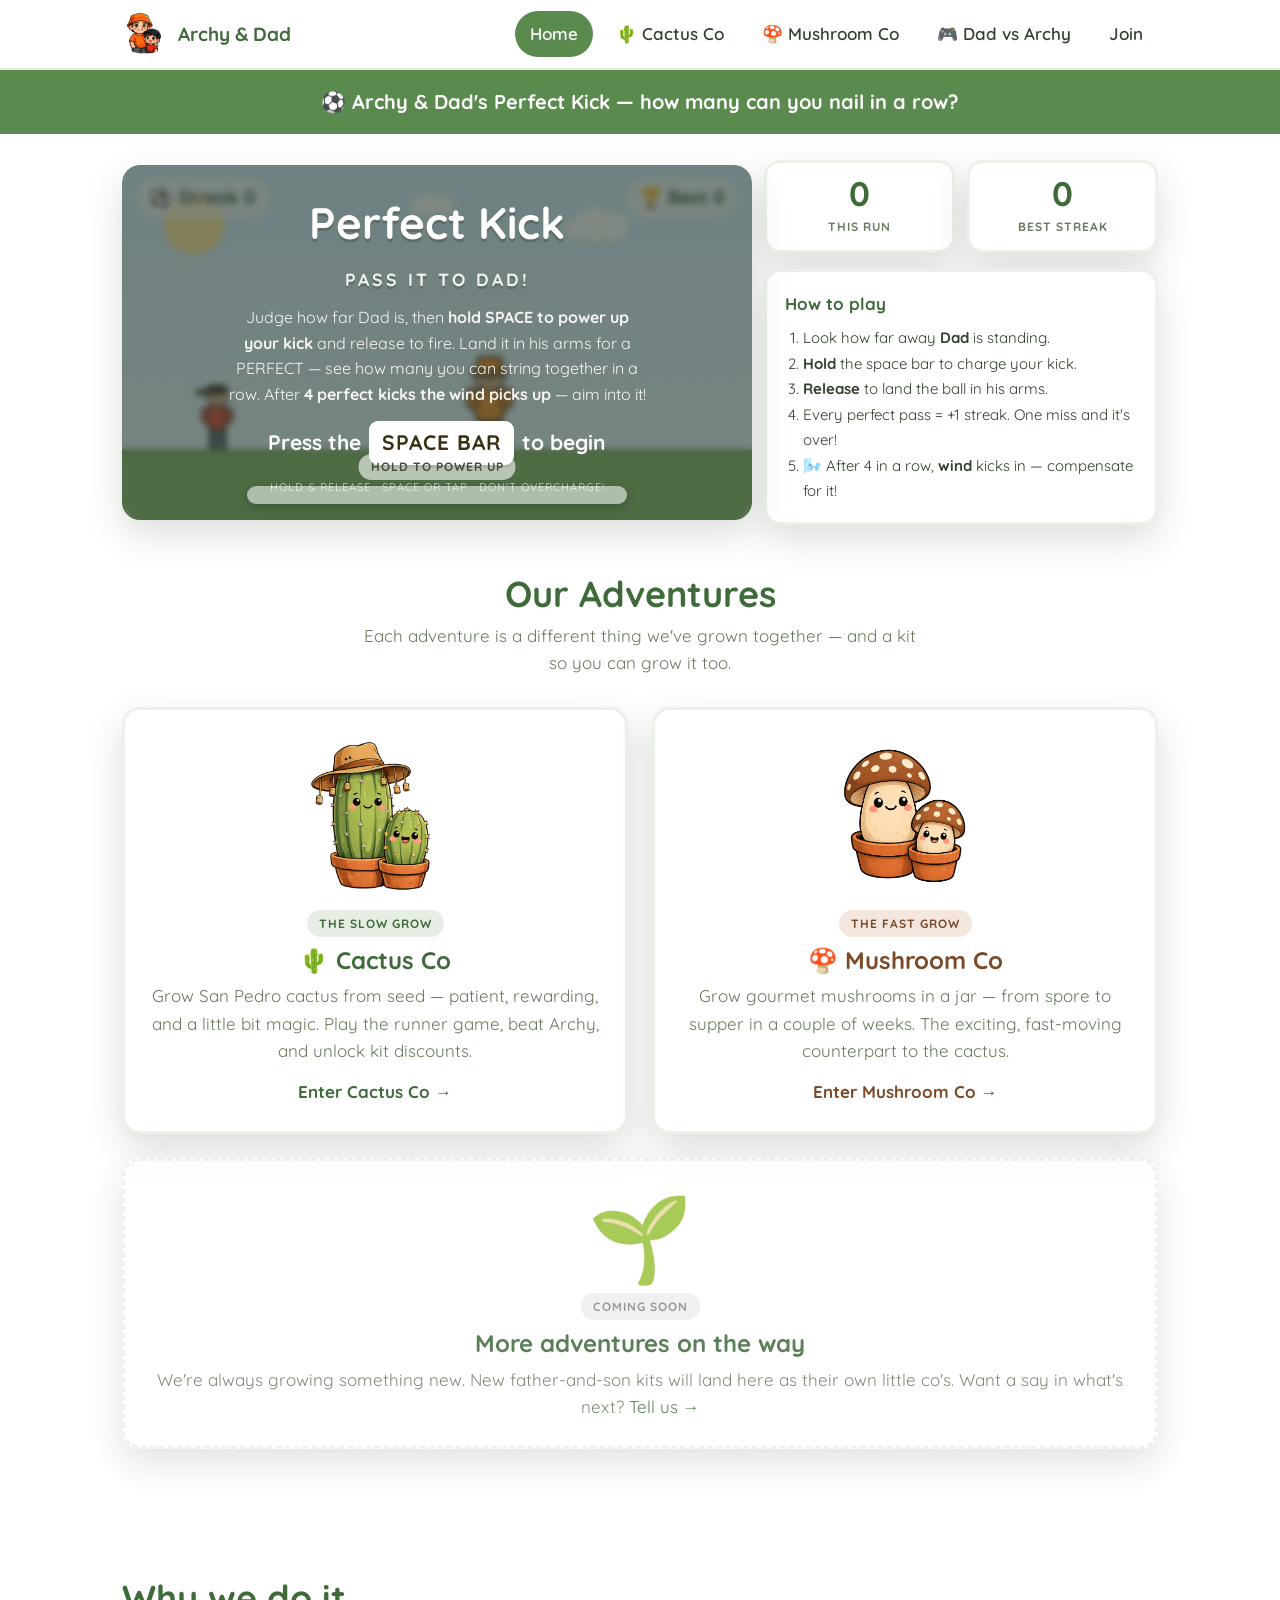
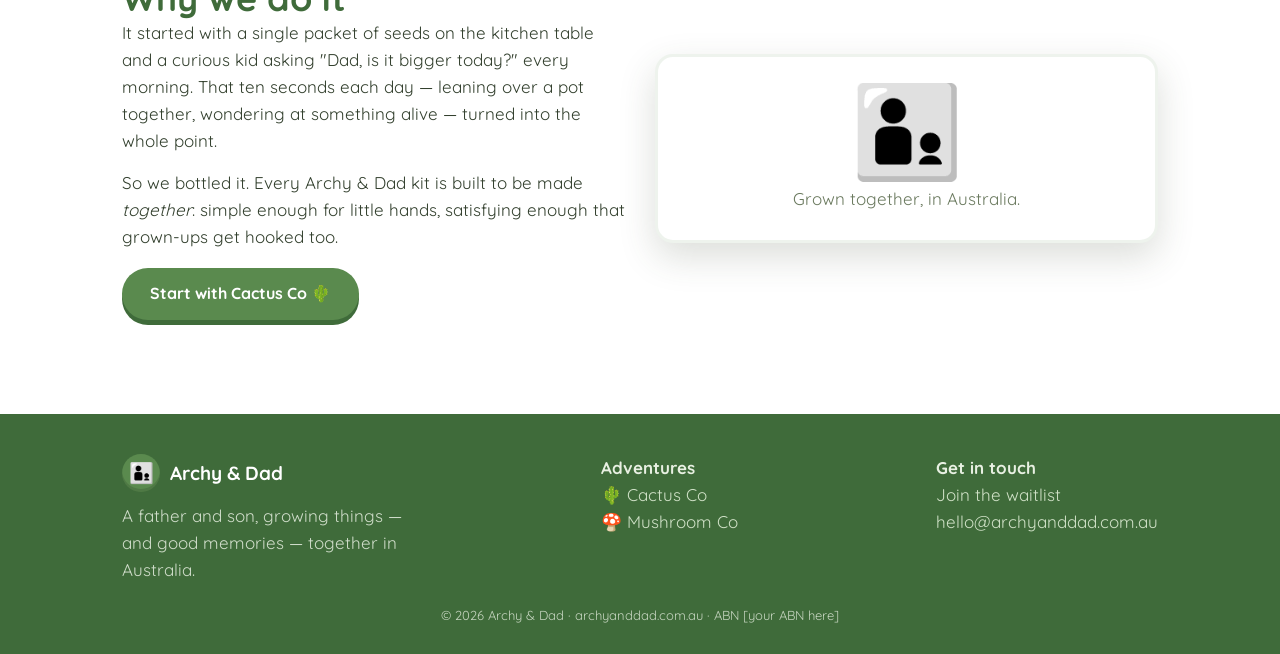
<file: archyanddadcactus-site/index.html>
<!DOCTYPE html>
<html lang="en-AU">
<head>
<meta charset="UTF-8">
<meta name="viewport" content="width=device-width, initial-scale=1.0">
<title>Archy &amp; Dad — A father &amp; son, growing things together</title>
<meta name="description" content="The adventures of a dad and his son, Archy — and the hands-on hobbies they love to share. Play the Perfect Kick game, then explore our grow-from-scratch kits.">
<link rel="icon" href="assets/favicon.ico" sizes="any">
<link rel="icon" type="image/png" sizes="32x32" href="assets/favicon-32.png">
<link rel="icon" type="image/png" sizes="16x16" href="assets/favicon-16.png">
<link rel="apple-touch-icon" href="assets/favicon-180.png">
<link rel="preconnect" href="https://fonts.googleapis.com">
<link href="https://fonts.googleapis.com/css2?family=Quicksand:wght@500;600;700&display=swap" rel="stylesheet">
<link rel="stylesheet" href="css/style.css?v=16">
</head>
<body>
<header class="nav">
  <div class="wrap nav-inner">
    <a class="brand" href="index.html"><img class="brand-logo" src="assets/umbrella-logo.png" alt="Archy & Dad logo"> Archy &amp; Dad</a>
    <button class="nav-toggle" aria-label="Menu" onclick="document.getElementById('navLinks').classList.toggle('open')">☰</button>
    <nav class="nav-links" id="navLinks">
      <a href="index.html" class="active">Home</a>
      <a href="cactus.html">🌵 Cactus Co</a>
      <a href="mushroom.html">🍄 Mushroom Co</a>
      <a href="tank.html">🎮 Dad vs Archy</a>
      <a href="contact.html">Join</a>
    </nav>
  </div>
</header>

<div class="banner">⚽ Archy &amp; Dad's Perfect Kick — how many can you nail in a row?</div>

<section class="top-game" style="padding-top:26px">
  <div class="wrap game-area">
    <div id="wrap">
      <canvas id="kgame"></canvas>
      <div id="hud">
        <div class="pill">⚽ Streak <span id="kStreak">0</span></div>
        <div class="pill">🏆 Best <span id="kBest">0</span></div>
      </div>
      <div id="kBanner"></div>
      <div class="kmeter-hint">Hold to power up</div>
      <div class="kmeter"><div class="fill" id="kMeterFill"></div></div>
      <div id="kMeter" style="display:none"></div>
      <div id="kStart" class="overlay">
        <div class="gtitle">Perfect Kick<small>Pass it to Dad!</small></div>
        <div class="gsub">Judge how far Dad is, then <strong>hold SPACE to power up your kick</strong> and release to fire. Land it in his arms for a PERFECT — see how many you can string together in a row. After <strong>4 perfect kicks the wind picks up</strong> — aim into it!</div>
        <div class="press-key">Press the <kbd>SPACE BAR</kbd> to begin</div>
        <div class="hint">Hold &amp; release · Space or tap · don't overcharge!</div>
      </div>
      <div id="kOver" class="overlay hidden">
        <div class="gtitle" style="font-size:clamp(22px,4.5vw,38px)">Full time! ⚽</div>
        <div class="gsub" id="kOverText" style="font-size:clamp(15px,2.6vw,20px);font-weight:700"></div>
        <div class="reward-list" id="kOverBest"></div>
        <button class="btn" id="kAgain" onclick="document.getElementById('kStart').classList.add('hidden');document.getElementById('kOver').classList.add('hidden');" style="display:none"></button>
        <div class="press-key" style="font-size:16px">Press <kbd>SPACE</kbd> or tap to play again</div>
      </div>
    </div>

    <div class="kside">
      <div class="kstats">
        <div class="kstat"><div class="n" id="kStreak2">–</div><div class="l">This run</div></div>
        <div class="kstat"><div class="n" id="kBest2">–</div><div class="l">Best streak</div></div>
      </div>
      <div class="how">
        <h4>How to play</h4>
        <ol>
          <li>Look how far away <strong>Dad</strong> is standing.</li>
          <li><strong>Hold</strong> the space bar to charge your kick.</li>
          <li><strong>Release</strong> to land the ball in his arms.</li>
          <li>Every perfect pass = +1 streak. One miss and it's over!</li>
          <li>🌬️ After 4 in a row, <strong>wind</strong> kicks in — compensate for it!</li>
        </ol>
      </div>
    </div>
  </div>
</section>

<section style="padding-top:18px">
  <div class="wrap">
    <h2 class="center" style="margin-bottom:8px">Our Adventures</h2>
    <p class="center muted" style="max-width:560px;margin:0 auto 30px">Each adventure is a different thing we've grown together — and a kit so you can grow it too.</p>
    <div class="adventures">

      <a class="adv cactus" href="cactus.html">
        <div class="adv-top"><img src="assets/logo.png" alt="Archy & Dad Cactus Co."></div>
        <div class="adv-body">
          <span class="tag">The slow grow</span>
          <h3>🌵 Cactus Co</h3>
          <p class="muted">Grow San Pedro cactus from seed — patient, rewarding, and a little bit magic. Play the runner game, beat Archy, and unlock kit discounts.</p>
          <span class="go">Enter Cactus Co →</span>
        </div>
      </a>

      <a class="adv mush" href="mushroom.html">
        <div class="adv-top"><img src="assets/mushroom-logo.png" alt="Archy & Dad Mushroom Co."></div>
        <div class="adv-body">
          <span class="tag">The fast grow</span>
          <h3>🍄 Mushroom Co</h3>
          <p class="muted">Grow gourmet mushrooms in a jar — from spore to supper in a couple of weeks. The exciting, fast-moving counterpart to the cactus.</p>
          <span class="go">Enter Mushroom Co →</span>
        </div>
      </a>

    </div>

    <div class="adventures" style="margin-top:24px">
      <div class="adv soon" style="grid-column:1/-1">
        <div class="adv-top">🌱</div>
        <div class="adv-body">
          <span class="tag">Coming soon</span>
          <h3>More adventures on the way</h3>
          <p class="muted">We're always growing something new. New father-and-son kits will land here as their own little co's. Want a say in what's next? <a href="contact.html">Tell us →</a></p>
        </div>
      </div>
    </div>
  </div>
</section>

<section style="background:var(--cream-2);">
  <div class="wrap grid-2">
    <div>
      <h2>Why we do it</h2>
      <p>It started with a single packet of seeds on the kitchen table and a curious kid asking "Dad, is it bigger today?" every morning. That ten seconds each day — leaning over a pot together, wondering at something alive — turned into the whole point.</p>
      <p style="margin-top:14px">So we bottled it. Every Archy &amp; Dad kit is built to be made <em>together</em>: simple enough for little hands, satisfying enough that grown-ups get hooked too.</p>
      <a class="btn green" href="cactus.html" style="margin-top:18px">Start with Cactus Co 🌵</a>
    </div>
    <div class="card center">
      <div style="font-size:90px;line-height:1">👨‍👦</div>
      <p class="muted" style="margin-top:10px">Grown together, in Australia.</p>
    </div>
  </div>
</section>

<footer>
  <div class="wrap">
    <div class="cols">
      <div>
        <div class="brand" style="color:#fff"><span class="logo">👨‍👦</span> Archy &amp; Dad</div>
        <p style="margin-top:10px;max-width:280px;opacity:.85">A father and son, growing things — and good memories — together in Australia.</p>
      </div>
      <div><strong>Adventures</strong><br><a href="cactus.html">🌵 Cactus Co</a><br><a href="mushroom.html">🍄 Mushroom Co</a></div>
      <div><strong>Get in touch</strong><br><a href="contact.html">Join the waitlist</a><br><a href="mailto:hello@archyanddad.com.au">hello@archyanddad.com.au</a></div>
    </div>
    <div class="small">© 2026 Archy &amp; Dad · archyanddad.com.au · ABN [your ABN here]</div>
  </div>
</footer>

<script src="js/kick.js?v=2"></script>
<script>
  // mirror in-frame streak/best into the side stat cards
  (function(){
    const s=document.getElementById('kStreak'), b=document.getElementById('kBest');
    const s2=document.getElementById('kStreak2'), b2=document.getElementById('kBest2');
    function sync(){ if(s2)s2.textContent=s.textContent; if(b2)b2.textContent=b.textContent; }
    new MutationObserver(sync).observe(s,{childList:true,subtree:true});
    new MutationObserver(sync).observe(b,{childList:true,subtree:true});
    sync();
  })();
</script>
</body>
</html>
</file>
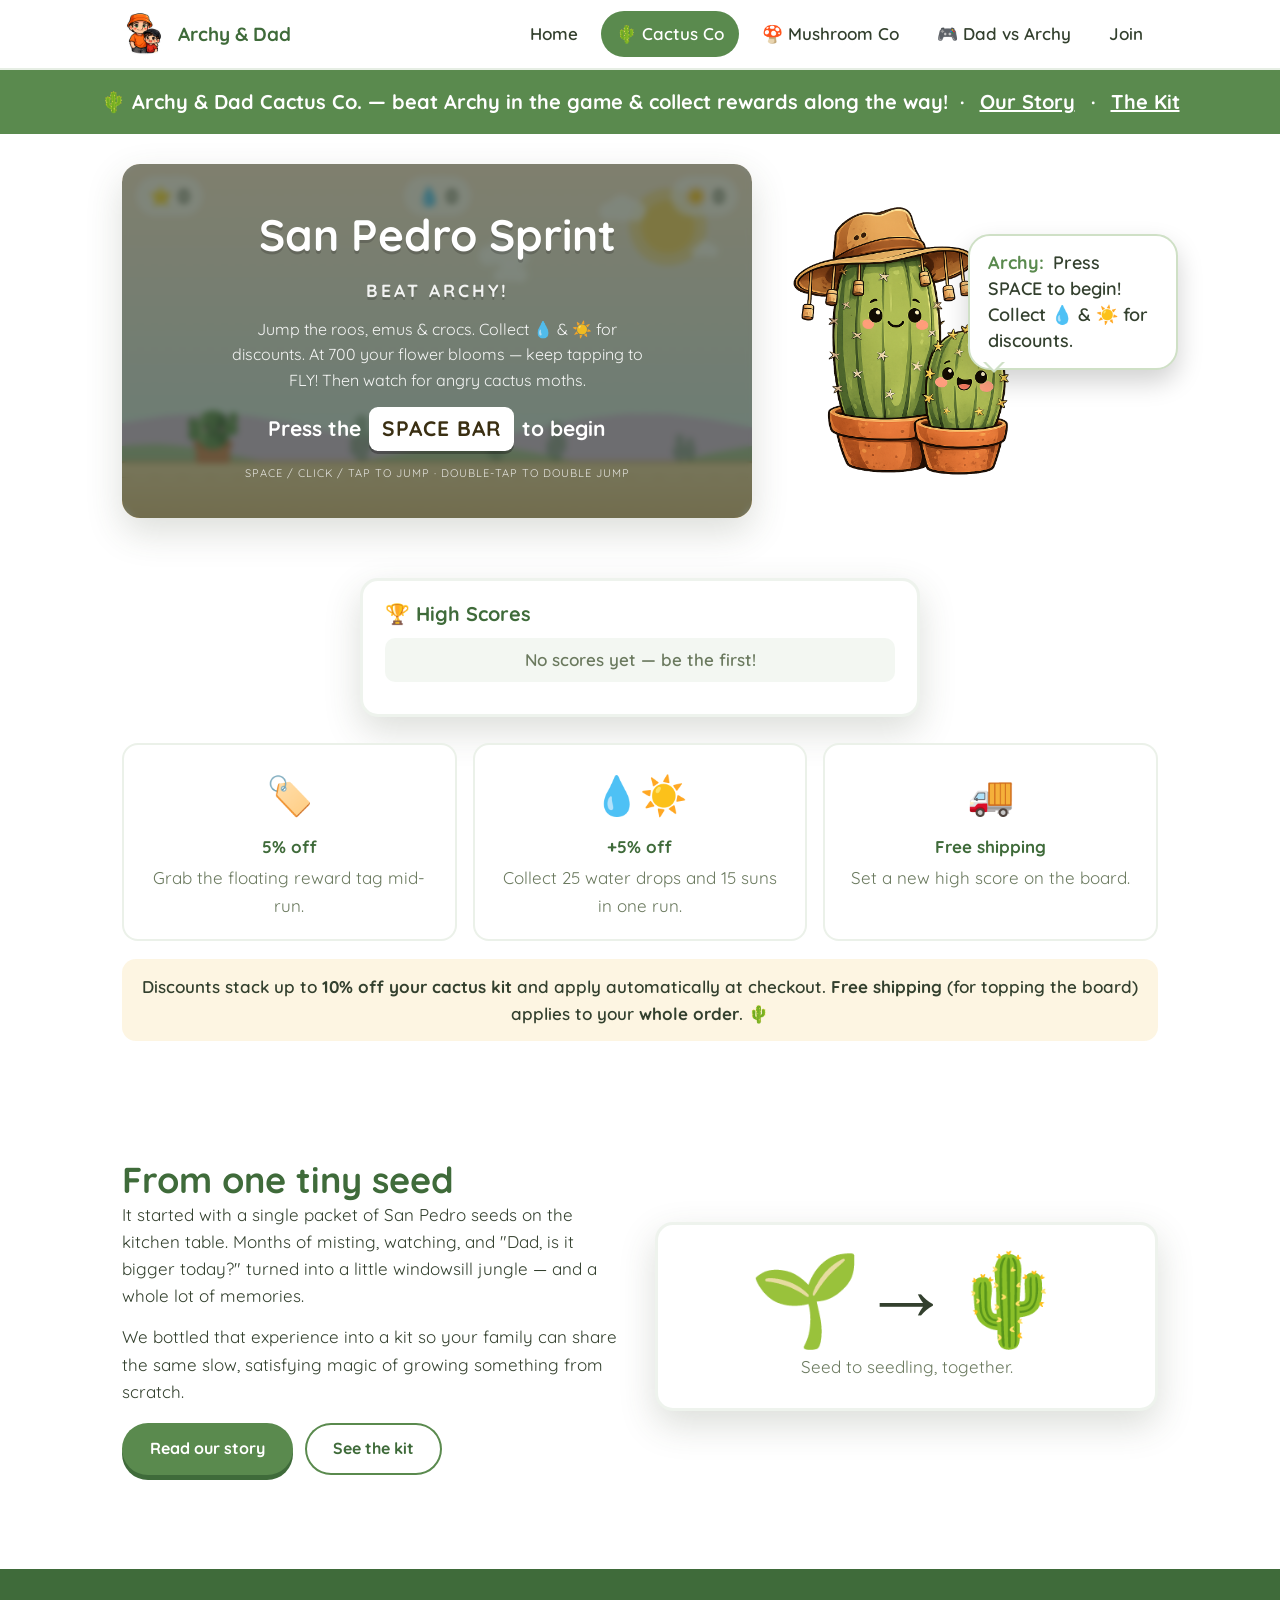
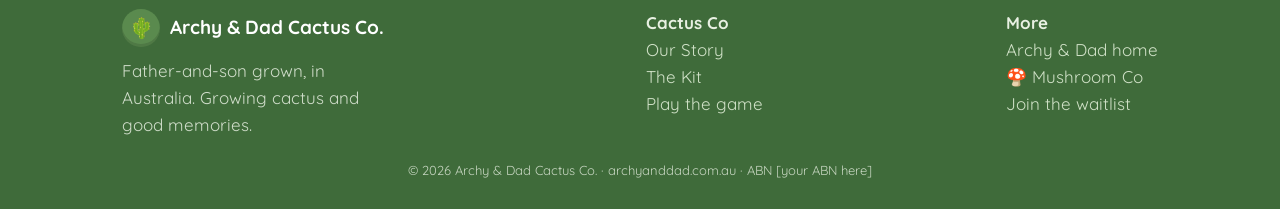
<file: archyanddadcactus-site/cactus.html>
<!DOCTYPE html>
<html lang="en-AU">
<head>
<meta charset="UTF-8">
<meta name="viewport" content="width=device-width, initial-scale=1.0">
<title>Archy &amp; Dad Cactus Co. — Grow a cactus, grow a bond</title>
<meta name="description" content="A father-and-son journey growing San Pedro cactus from seed. Get the complete grow-from-seed kit with 10 cactus seeds — and beat Archy in our game for rewards.">
<link rel="icon" href="assets/favicon.ico" sizes="any">
<link rel="icon" type="image/png" sizes="32x32" href="assets/favicon-32.png">
<link rel="icon" type="image/png" sizes="16x16" href="assets/favicon-16.png">
<link rel="apple-touch-icon" href="assets/favicon-180.png">
<link rel="preconnect" href="https://fonts.googleapis.com">
<link href="https://fonts.googleapis.com/css2?family=Quicksand:wght@500;600;700&display=swap" rel="stylesheet">
<link rel="stylesheet" href="css/style.css?v=16">
</head>
<body>
<header class="nav">
  <div class="wrap nav-inner">
    <a class="brand" href="index.html"><img class="brand-logo" src="assets/umbrella-logo.png" alt="Archy & Dad logo"> Archy &amp; Dad</a>
    <button class="nav-toggle" aria-label="Menu" onclick="document.getElementById('navLinks').classList.toggle('open')">☰</button>
    <nav class="nav-links" id="navLinks">
      <a href="index.html">Home</a>
      <a href="cactus.html" class="active">🌵 Cactus Co</a>
      <a href="mushroom.html">🍄 Mushroom Co</a>
      <a href="tank.html">🎮 Dad vs Archy</a>
      <a href="contact.html">Join</a>
    </nav>
  </div>
</header>

<div class="banner">🌵 Archy &amp; Dad Cactus Co. — beat Archy in the game &amp; collect rewards along the way! &nbsp;·&nbsp; <a href="story.html" style="color:#fff;text-decoration:underline">Our Story</a> &nbsp;·&nbsp; <a href="kit.html" style="color:#fff;text-decoration:underline">The Kit</a></div>

<section id="play" class="top-game">
  <div class="wrap game-area">
    <div id="wrap">
      <canvas id="game"></canvas>
      <div id="hud">
        <div class="pill">⭐ <span id="score">0</span></div>
        <div class="pill">💧 <span id="water">0</span></div>
        <div class="pill">☀️ <span id="sun">0</span></div>
      </div>
      <div id="banner"></div>
      <div id="startScreen" class="overlay">
        <div class="gtitle">San Pedro Sprint<small>Beat Archy!</small></div>
        <div class="gsub">Jump the roos, emus &amp; crocs. Collect 💧 &amp; ☀️ for discounts. At 700 your flower blooms — keep tapping to FLY! Then watch for angry cactus moths.</div>
        <div class="press-key">Press the <kbd>SPACE BAR</kbd> to begin</div>
        <div class="hint">Space / Click / Tap to jump · double-tap to double jump</div>
      </div>
      <div id="overScreen" class="overlay hidden">
        <div class="gtitle" style="font-size:clamp(22px,4.5vw,36px)">Ouch! 🌵</div>
        <div class="score-line" style="font-size:26px;font-weight:800">⭐ <span id="finalScore">0</span></div>
        <div class="gsub">💧 <span id="finalWater">0</span> &nbsp;·&nbsp; ☀️ <span id="finalSun">0</span><br><span id="bestLine" style="opacity:.85"></span></div>
        <div class="reward-list" id="rewardLine"></div>
        <div class="namebox">
          <input id="nameInput" maxlength="16" placeholder="Your name for the board">
          <button class="btn green" id="saveBtn" style="padding:11px 20px">Save score</button>
        </div>
        <div class="hint" id="saveMsg"></div>
        <button class="btn" id="againBtn">Run again</button>
      </div>
    </div>

    <div class="intro-panel">
      <div class="mascot">
        <div id="archyBubble" class="bubble"></div>
        <img class="hero-logo" src="assets/logo.png" alt="Archy and Dad cactus mascots">
      </div>
    </div>
  </div>
</section>

<section class="info" style="padding-top:30px">
  <div class="wrap">
    <div class="panel lb-panel">
      <h3>🏆 High Scores</h3>
      <ol class="lb-list" id="lbList"><li class="muted" style="justify-content:center">Loading…</li></ol>
      <p class="muted" id="lbMode" style="font-size:12px;margin-top:10px;text-align:center"></p>
    </div>

    <div class="reward-cards">
      <div class="rc"><div class="ic">🏷️</div><h4>5% off</h4><p class="muted">Grab the floating reward tag mid-run.</p></div>
      <div class="rc"><div class="ic">💧☀️</div><h4>+5% off</h4><p class="muted">Collect 25 water drops and 15 suns in one run.</p></div>
      <div class="rc"><div class="ic">🚚</div><h4>Free shipping</h4><p class="muted">Set a new high score on the board.</p></div>
    </div>
    <div class="note">Discounts stack up to <strong>10% off your cactus kit</strong> and apply automatically at checkout. <strong>Free shipping</strong> (for topping the board) applies to your <strong>whole order</strong>. 🌵</div>
  </div>
</section>

<section style="background:var(--cream-2);padding-top:54px">
  <div class="wrap grid-2">
    <div>
      <h2>From one tiny seed</h2>
      <p>It started with a single packet of San Pedro seeds on the kitchen table. Months of misting, watching, and "Dad, is it bigger today?" turned into a little windowsill jungle — and a whole lot of memories.</p>
      <p style="margin-top:14px">We bottled that experience into a kit so your family can share the same slow, satisfying magic of growing something from scratch.</p>
      <div style="display:flex;gap:12px;flex-wrap:wrap;margin-top:18px">
        <a class="btn green" href="story.html">Read our story</a>
        <a class="btn outline" href="kit.html">See the kit</a>
      </div>
    </div>
    <div class="card center">
      <div style="font-size:90px;line-height:1">🌱→🌵</div>
      <p class="muted" style="margin-top:10px">Seed to seedling, together.</p>
    </div>
  </div>
</section>

<footer>
  <div class="wrap">
    <div class="cols">
      <div>
        <div class="brand" style="color:#fff"><span class="logo">🌵</span> Archy &amp; Dad Cactus Co.</div>
        <p style="margin-top:10px;max-width:280px;opacity:.85">Father-and-son grown, in Australia. Growing cactus and good memories.</p>
      </div>
      <div><strong>Cactus Co</strong><br><a href="story.html">Our Story</a><br><a href="kit.html">The Kit</a><br><a href="cactus.html#play">Play the game</a></div>
      <div><strong>More</strong><br><a href="index.html">Archy &amp; Dad home</a><br><a href="mushroom.html">🍄 Mushroom Co</a><br><a href="contact.html">Join the waitlist</a></div>
    </div>
    <div class="small">© 2026 Archy &amp; Dad Cactus Co. · archyanddad.com.au · ABN [your ABN here]</div>
  </div>
</footer>

<script> window.SPS = { last:null, onGameOver:function(r){ this.last=r; } }; </script>
<script src="js/leaderboard.js?v=16"></script>
<script src="js/game.js?v=16"></script>
<script>
  const lbList=document.getElementById('lbList');
  function escapeHtml(s){ return (s||'').replace(/[&<>"']/g,c=>({'&':'&amp;','<':'&lt;','>':'&gt;','"':'&quot;',"'":'&#39;'}[c])); }
  async function renderLB(){
    try{
      const rows = await Leaderboard.top(10);
      if(!rows || !rows.length){ lbList.innerHTML='<li class="muted" style="justify-content:center">No scores yet — be the first!</li>'; return; }
      lbList.innerHTML = rows.map((r,i)=>`<li><span class="rank">${i+1}</span><span class="nm">${escapeHtml(r.name)}</span><span class="sc">${r.score}</span></li>`).join('');
    }catch(e){ lbList.innerHTML='<li class="muted" style="justify-content:center">Couldn’t load scores.</li>'; }
  }
  const saveBtn=document.getElementById('saveBtn');
  if(saveBtn) saveBtn.addEventListener('click', async ()=>{
    const name=(document.getElementById('nameInput').value||'').trim()||'Anonymous';
    const score = (window.SPS.last && window.SPS.last.score) || 0;
    document.getElementById('saveMsg').textContent='Saving…';
    await Leaderboard.submit(name, score);
    document.getElementById('saveMsg').textContent='Saved! 🌵';
    renderLB();
  });
  if(!Leaderboard.isOnline()){ document.getElementById('lbMode').textContent='Scores save on this device. Connect a database (see js/leaderboard.js) for a global board.'; }
  renderLB();
</script>
</body>
</html>
</file>
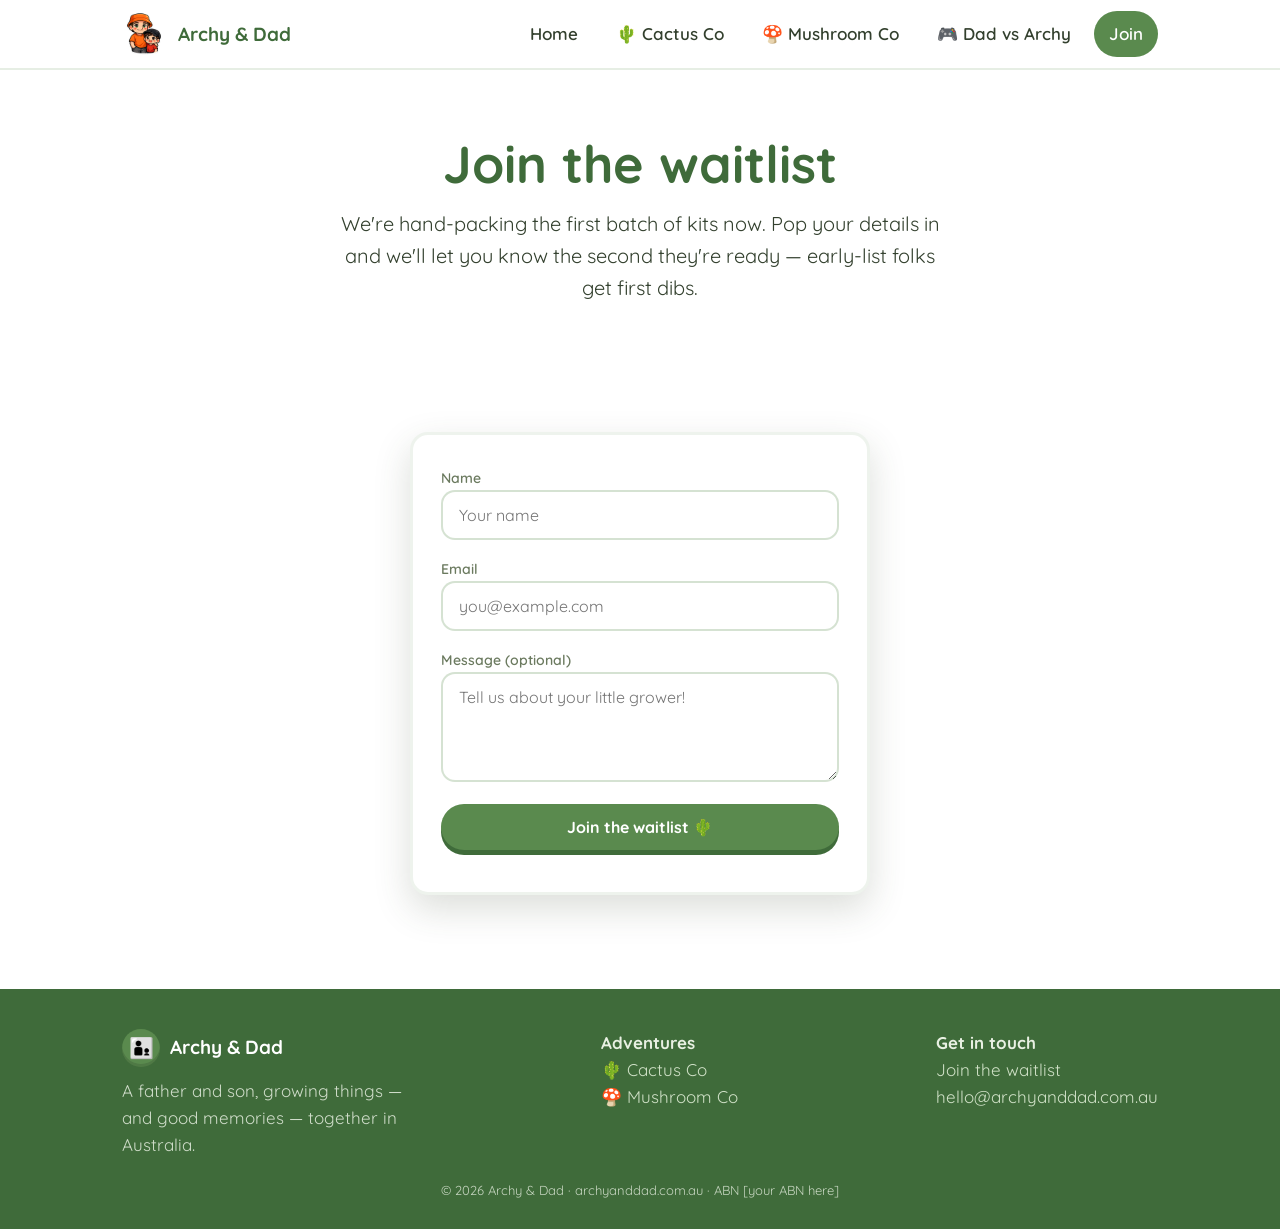
<file: archyanddadcactus-site/contact.html>
<!DOCTYPE html>
<html lang="en-AU">
<head>
<meta charset="UTF-8">
<meta name="viewport" content="width=device-width, initial-scale=1.0">
<title>Contact &amp; Waitlist — Archy &amp; Dad Cactus Co.</title>
<meta name="description" content="Join the waitlist for the Archy & Dad grow-from-seed cactus kit, or just say g'day.">
<link rel="preconnect" href="https://fonts.googleapis.com">
<link href="https://fonts.googleapis.com/css2?family=Quicksand:wght@500;600;700&display=swap" rel="stylesheet">
<link rel="icon" href="assets/favicon.ico" sizes="any">
<link rel="icon" type="image/png" sizes="32x32" href="assets/favicon-32.png">
<link rel="icon" type="image/png" sizes="16x16" href="assets/favicon-16.png">
<link rel="apple-touch-icon" href="assets/favicon-180.png">
<link rel="stylesheet" href="css/style.css?v=16">
</head>
<body>
<header class="nav">
  <div class="wrap nav-inner">
    <a class="brand" href="index.html"><img class="brand-logo" src="assets/umbrella-logo.png" alt="Archy & Dad logo"> Archy &amp; Dad</a>
    <button class="nav-toggle" aria-label="Menu" onclick="document.getElementById('navLinks').classList.toggle('open')">☰</button>
    <nav class="nav-links" id="navLinks">
      <a href="index.html">Home</a>
      <a href="cactus.html">🌵 Cactus Co</a>
      <a href="mushroom.html">🍄 Mushroom Co</a>
      <a href="tank.html">🎮 Dad vs Archy</a>
      <a href="contact.html" class="active">Join</a>
    </nav>
  </div>
</header>

<section class="hero">
  <div class="wrap" style="display:block;text-align:center">
    <h1>Join the waitlist</h1>
    <p class="lead" style="max-width:600px;margin:14px auto 0">We're hand-packing the first batch of kits now. Pop your details in and we'll let you know the second they're ready — early-list folks get first dibs.</p>
  </div>
</section>

<section>
  <div class="wrap">
    <form class="form card" id="waitForm">
      <div>
        <label for="name">Name</label>
        <input id="name" name="name" required placeholder="Your name">
      </div>
      <div>
        <label for="email">Email</label>
        <input id="email" name="email" type="email" required placeholder="you@example.com">
      </div>
      <div>
        <label for="msg">Message (optional)</label>
        <textarea id="msg" name="message" rows="4" placeholder="Tell us about your little grower!"></textarea>
      </div>
      <button class="btn green" type="submit">Join the waitlist 🌵</button>
      <p class="muted" id="formNote" style="font-size:13px;text-align:center"></p>
    </form>
  </div>
</section>

<footer>
  <div class="wrap">
    <div class="cols">
      <div>
        <div class="brand" style="color:#fff"><span class="logo">👨‍👦</span> Archy &amp; Dad</div>
        <p style="margin-top:10px;max-width:280px;opacity:.85">A father and son, growing things — and good memories — together in Australia.</p>
      </div>
      <div><strong>Adventures</strong><br><a href="cactus.html">🌵 Cactus Co</a><br><a href="mushroom.html">🍄 Mushroom Co</a></div>
      <div><strong>Get in touch</strong><br><a href="contact.html">Join the waitlist</a><br><a href="mailto:hello@archyanddad.com.au">hello@archyanddad.com.au</a></div>
    </div>
    <div class="small">© 2026 Archy &amp; Dad · archyanddad.com.au · ABN [your ABN here]</div>
  </div>
</footer>

<script>
  const SUPA_URL = 'https://dvrrukhnzwcaqddijirx.supabase.co';
  const SUPA_KEY = 'sb_publishable_NXVogwBYIcfuJCps9bmd8g_x3aesZ51';
  const form = document.getElementById('waitForm');
  const note = document.getElementById('formNote');
  form.addEventListener('submit', async (e)=>{
    e.preventDefault();
    const name=(document.getElementById('name').value||'').trim();
    const email=(document.getElementById('email').value||'').trim();
    const message=(document.getElementById('msg').value||'').trim();
    if(!name || !email){ note.textContent='Please add your name and email.'; return; }
    note.textContent='Joining\u2026';
    try{
      const r = await fetch(SUPA_URL+'/rest/v1/waitlist', {
        method:'POST',
        headers:{ apikey:SUPA_KEY, Authorization:'Bearer '+SUPA_KEY,
                  'Content-Type':'application/json', Prefer:'return=minimal' },
        body: JSON.stringify({ name, email, message: message||null })
      });
      if(r.ok){
        form.innerHTML='<div class="center" style="padding:14px 6px"><div style="font-size:54px">\ud83c\udf35</div><h3>You\u2019re on the list!</h3><p class="muted" style="margin-top:6px">Thanks '+name.replace(/[<>&]/g,'')+' \u2014 we\u2019ll email you the moment the kits are ready.</p></div>';
      } else {
        note.textContent='Hmm, something went wrong. Please try again, or email hello@archyanddad.com.au.';
      }
    }catch(err){
      note.textContent='Network error \u2014 please try again, or email hello@archyanddad.com.au.';
    }
  });
</script>
</body>
</html>
</file>
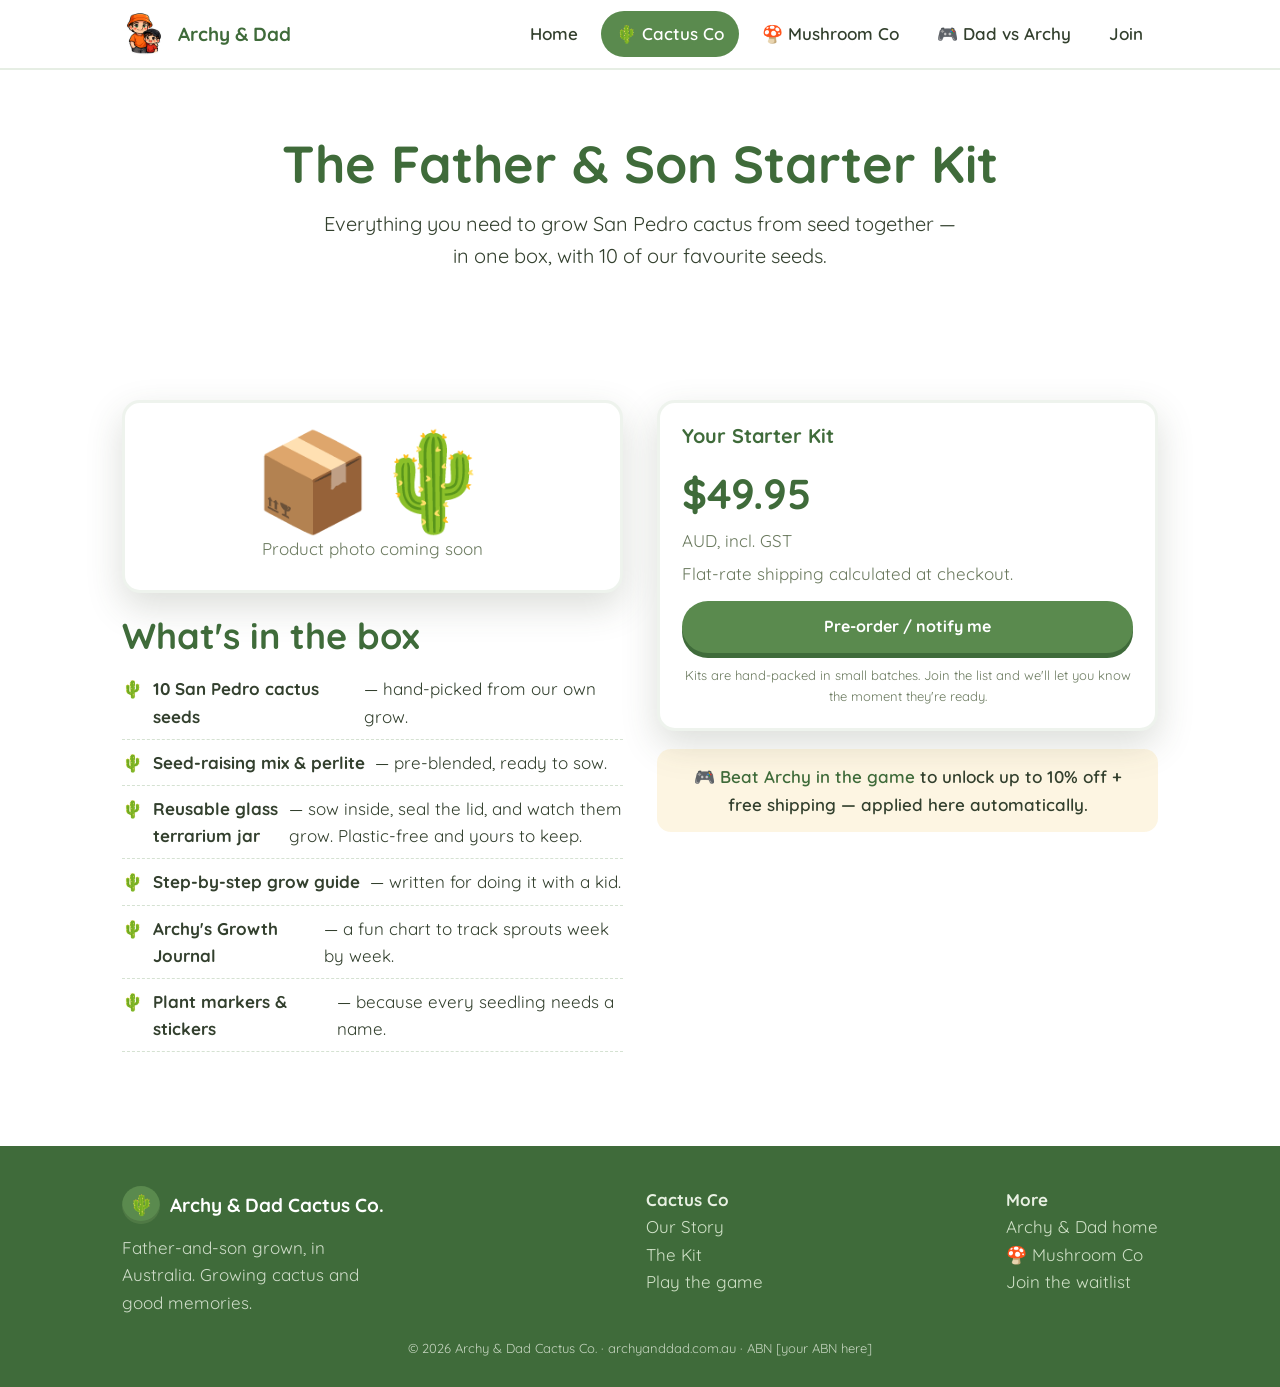
<file: archyanddadcactus-site/kit.html>
<!DOCTYPE html>
<html lang="en-AU">
<head>
<meta charset="UTF-8">
<meta name="viewport" content="width=device-width, initial-scale=1.0">
<title>The Kit — Archy &amp; Dad Cactus Co.</title>
<meta name="description" content="The Archy & Dad grow-from-seed starter kit: 10 San Pedro cactus seeds plus everything a family needs to grow them together.">
<link rel="preconnect" href="https://fonts.googleapis.com">
<link href="https://fonts.googleapis.com/css2?family=Quicksand:wght@500;600;700&display=swap" rel="stylesheet">
<link rel="icon" href="assets/favicon.ico" sizes="any">
<link rel="icon" type="image/png" sizes="32x32" href="assets/favicon-32.png">
<link rel="icon" type="image/png" sizes="16x16" href="assets/favicon-16.png">
<link rel="apple-touch-icon" href="assets/favicon-180.png">
<link rel="stylesheet" href="css/style.css?v=16">
</head>
<body>
<header class="nav">
  <div class="wrap nav-inner">
    <a class="brand" href="index.html"><img class="brand-logo" src="assets/umbrella-logo.png" alt="Archy & Dad logo"> Archy &amp; Dad</a>
    <button class="nav-toggle" aria-label="Menu" onclick="document.getElementById('navLinks').classList.toggle('open')">☰</button>
    <nav class="nav-links" id="navLinks">
      <a href="index.html">Home</a>
      <a href="cactus.html" class="active">🌵 Cactus Co</a>
      <a href="mushroom.html">🍄 Mushroom Co</a>
      <a href="tank.html">🎮 Dad vs Archy</a>
      <a href="contact.html">Join</a>
    </nav>
  </div>
</header>

<section class="hero">
  <div class="wrap" style="display:block;text-align:center">
    <h1>The Father &amp; Son Starter Kit</h1>
    <p class="lead" style="max-width:640px;margin:14px auto 0">Everything you need to grow San Pedro cactus from seed together — in one box, with 10 of our favourite seeds.</p>
  </div>
</section>

<section>
  <div class="wrap kit">
    <div>
      <div class="card center" style="margin-bottom:22px">
        <div style="font-size:96px;line-height:1">📦🌵</div>
        <p class="muted" style="margin-top:8px">Product photo coming soon</p>
      </div>
      <h2>What's in the box</h2>
      <ul class="includes">
        <li><strong>10 San Pedro cactus seeds</strong> — hand-picked from our own grow.</li>
        <li><strong>Seed-raising mix &amp; perlite</strong> — pre-blended, ready to sow.</li>
        <li><strong>Reusable glass terrarium jar</strong> — sow inside, seal the lid, and watch them grow. Plastic-free and yours to keep.</li>
        <li><strong>Step-by-step grow guide</strong> — written for doing it with a kid.</li>
        <li><strong>Archy's Growth Journal</strong> — a fun chart to track sprouts week by week.</li>
        <li><strong>Plant markers &amp; stickers</strong> — because every seedling needs a name.</li>
      </ul>
    </div>

    <div class="price-card">
      <div class="panel">
        <h3>Your Starter Kit</h3>
        <div class="price" id="priceNow">$49.95 <span class="was" id="priceWas" style="display:none"></span></div>
        <p class="muted">AUD, incl. GST</p>
        <div id="rewardBadge"></div>
        <div id="shipLine" class="muted" style="margin:6px 0 14px">Flat-rate shipping calculated at checkout.</div>
        <a class="btn green" href="contact.html" style="width:100%">Pre-order / notify me</a>
        <p class="muted" style="font-size:13px;margin-top:12px;text-align:center">Kits are hand-packed in small batches. Join the list and we'll let you know the moment they're ready.</p>
      </div>
      <div class="note" id="rewardNote" style="display:none"></div>
    </div>
  </div>
</section>

<footer>
  <div class="wrap">
    <div class="cols">
      <div>
        <div class="brand" style="color:#fff"><span class="logo">🌵</span> Archy &amp; Dad Cactus Co.</div>
        <p style="margin-top:10px;max-width:280px;opacity:.85">Father-and-son grown, in Australia. Growing cactus and good memories.</p>
      </div>
      <div><strong>Cactus Co</strong><br><a href="story.html">Our Story</a><br><a href="kit.html">The Kit</a><br><a href="cactus.html#play">Play the game</a></div>
      <div><strong>More</strong><br><a href="index.html">Archy &amp; Dad home</a><br><a href="mushroom.html">🍄 Mushroom Co</a><br><a href="contact.html">Join the waitlist</a></div>
    </div>
    <div class="small">© 2026 Archy &amp; Dad Cactus Co. · archyanddad.com.au · ABN [your ABN here]</div>
  </div>
</footer>

<script>
  // ---- EDIT THIS to set your real kit price (AUD) ----
  const KIT_PRICE = 49.95;
  // -----------------------------------------------------
  function fmt(n){ return '$'+n.toFixed(2); }
  let reward = {discount:0};
  try{ reward = Object.assign(reward, JSON.parse(localStorage.getItem('sps_reward')||'{}')); }catch(e){}
  const disc = Math.min(10, reward.discount||0);
  let freeShip=false; try{ freeShip = localStorage.getItem('ad_freeship')==='1'; }catch(e){}
  const priceNow = document.getElementById('priceNow');
  const priceWas = document.getElementById('priceWas');
  const badge = document.getElementById('rewardBadge');
  const note = document.getElementById('rewardNote');
  const shipLine = document.getElementById('shipLine');

  if(disc>0){
    const final = KIT_PRICE * (1 - disc/100);
    priceNow.childNodes[0].nodeValue = fmt(final)+' ';
    priceWas.style.display='inline';
    priceWas.textContent = fmt(KIT_PRICE);
    badge.innerHTML = '<span class="reward-badge">🏷️ '+disc+'% off your cactus kit</span>';
  }else{
    priceNow.childNodes[0].nodeValue = fmt(KIT_PRICE)+' ';
  }
  if(freeShip){
    shipLine.innerHTML = '🚚 <strong>Free shipping unlocked!</strong> (applies to your whole order)';
  }
  if(disc>0 || freeShip){
    note.style.display='block';
    note.innerHTML = 'Your game rewards are saved and will be applied automatically to your order. 🎮🌵 '
      + '<br><a href="cactus.html#play">Play again to beat your best →</a>';
  }else{
    note.style.display='block';
    note.innerHTML = '🎮 <a href="cactus.html#play">Beat Archy in the game</a> to unlock up to 10% off + free shipping — applied here automatically.';
  }
</script>
</body>
</html>
</file>
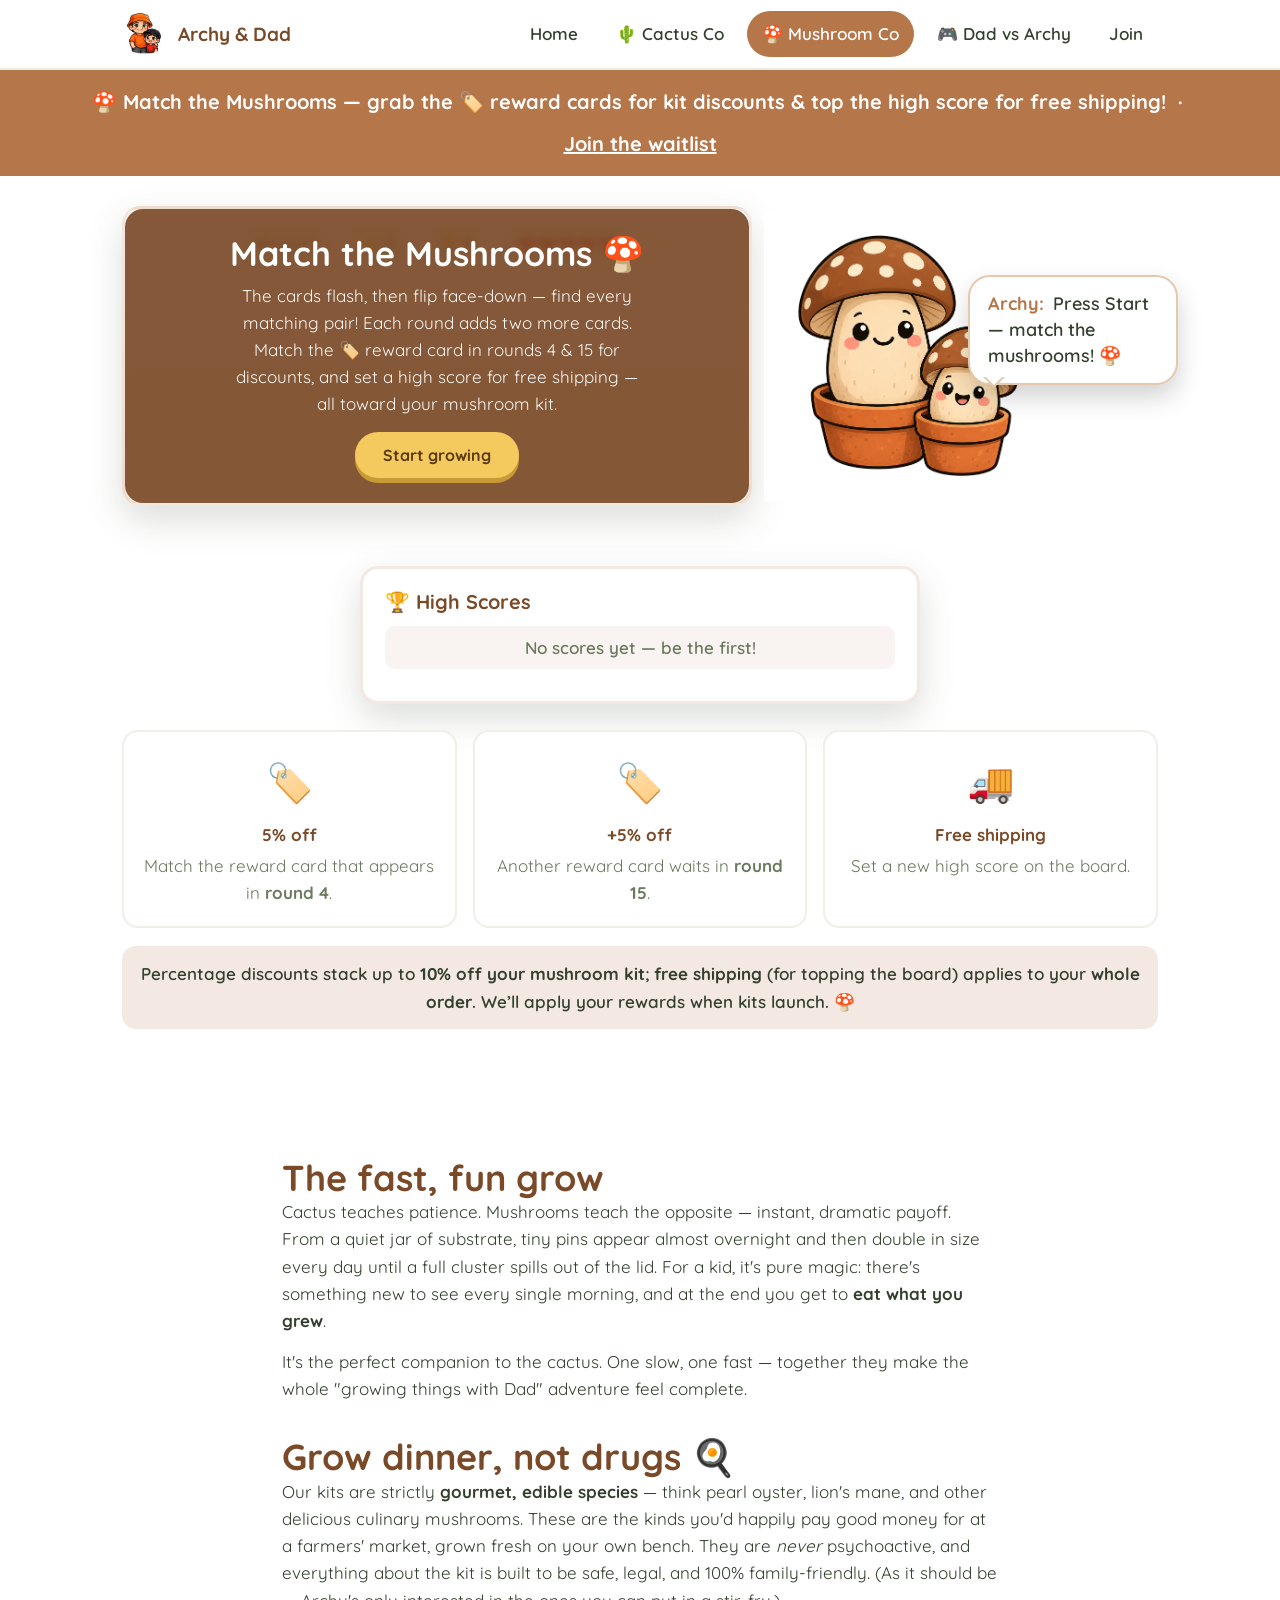
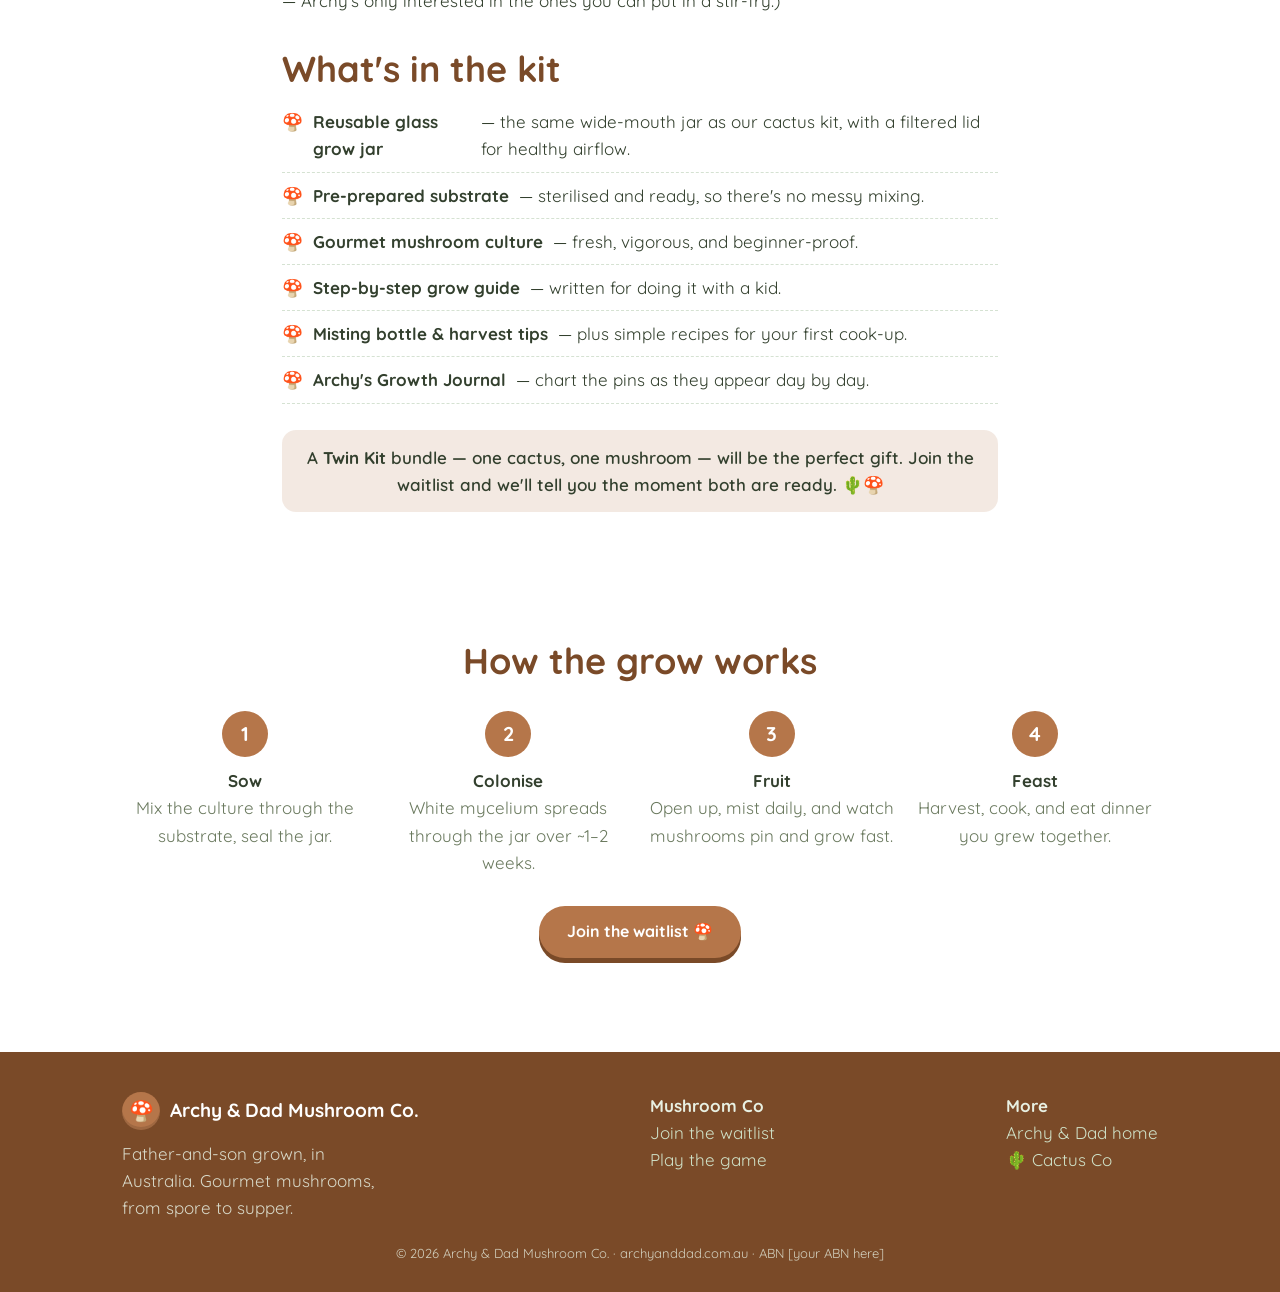
<file: archyanddadcactus-site/mushroom.html>
<!DOCTYPE html>
<html lang="en-AU">
<head>
<meta charset="UTF-8">
<meta name="viewport" content="width=device-width, initial-scale=1.0">
<title>Archy &amp; Dad Mushroom Co. — Grow gourmet mushrooms together</title>
<meta name="description" content="Grow gourmet mushrooms from spore to supper in a jar. A fast, fun, edible father-and-son grow kit from Archy & Dad. Play Match the Mushrooms for kit discounts and free shipping.">
<link rel="icon" href="assets/favicon.ico" sizes="any">
<link rel="icon" type="image/png" sizes="32x32" href="assets/favicon-32.png">
<link rel="icon" type="image/png" sizes="16x16" href="assets/favicon-16.png">
<link rel="apple-touch-icon" href="assets/favicon-180.png">
<link rel="preconnect" href="https://fonts.googleapis.com">
<link href="https://fonts.googleapis.com/css2?family=Quicksand:wght@500;600;700&display=swap" rel="stylesheet">
<link rel="stylesheet" href="css/style.css?v=20">
</head>
<body class="mushroom">
<header class="nav">
  <div class="wrap nav-inner">
    <a class="brand" href="index.html"><img class="brand-logo" src="assets/umbrella-logo.png" alt="Archy & Dad logo"> Archy &amp; Dad</a>
    <button class="nav-toggle" aria-label="Menu" onclick="document.getElementById('navLinks').classList.toggle('open')">☰</button>
    <nav class="nav-links" id="navLinks">
      <a href="index.html">Home</a>
      <a href="cactus.html">🌵 Cactus Co</a>
      <a href="mushroom.html" class="active">🍄 Mushroom Co</a>
      <a href="tank.html">🎮 Dad vs Archy</a>
      <a href="contact.html">Join</a>
    </nav>
  </div>
</header>

<div class="banner" style="background:#b5764a">🍄 Match the Mushrooms — grab the 🏷️ reward cards for kit discounts &amp; top the high score for free shipping! &nbsp;·&nbsp; <a href="contact.html" style="color:#fff;text-decoration:underline">Join the waitlist</a></div>

<section class="top-game">
  <div class="wrap game-area">
    <div class="mg-frame">
      <div id="mgToast" class="mg-toast"></div>
      <div class="mg-hud">
        <span class="chip">Round <b id="mgRound">1</b></span>
        <span class="chip">⭐ <b id="mgScore">0</b></span>
        <span class="chip">🏆 <b id="mgBest">0</b></span>
        <span class="chip" id="mgLives">❤️❤️❤️❤️❤️</span>
      </div>
      <div id="mgBoard" class="mg-board"></div>
      <div id="mgOverlay" class="mg-overlay"><div id="mgOv"></div></div>
    </div>

    <div class="intro-panel">
      <div class="mascot">
        <div id="mushBubble" class="bubble"></div>
        <img class="hero-logo" src="assets/mushroom-logo.png" alt="Archy and Dad mushroom mascots">
      </div>
    </div>
  </div>
</section>

<section class="info" style="padding-top:30px">
  <div class="wrap">
    <div class="panel lb-panel">
      <h3>🏆 High Scores</h3>
      <ol class="lb-list" id="mlbList"><li class="muted" style="justify-content:center">Loading…</li></ol>
      <p class="muted" id="mlbMode" style="font-size:12px;margin-top:10px;text-align:center"></p>
    </div>

    <div id="mgReward" class="mg-reward-badge" style="display:none"></div>

    <div class="reward-cards">
      <div class="rc"><div class="ic">🏷️</div><h4>5% off</h4><p class="muted">Match the reward card that appears in <strong>round 4</strong>.</p></div>
      <div class="rc"><div class="ic">🏷️</div><h4>+5% off</h4><p class="muted">Another reward card waits in <strong>round 15</strong>.</p></div>
      <div class="rc"><div class="ic">🚚</div><h4>Free shipping</h4><p class="muted">Set a new high score on the board.</p></div>
    </div>
    <div class="note" style="background:rgba(181,118,74,.16)">Percentage discounts stack up to <strong>10% off your mushroom kit</strong>; <strong>free shipping</strong> (for topping the board) applies to your <strong>whole order</strong>. We’ll apply your rewards when kits launch. 🍄</div>
  </div>
</section>

<section style="background:var(--cream-2)">
  <div class="wrap" style="max-width:760px">
    <h2>The fast, fun grow</h2>
    <p>Cactus teaches patience. Mushrooms teach the opposite — instant, dramatic payoff. From a quiet jar of substrate, tiny pins appear almost overnight and then double in size every day until a full cluster spills out of the lid. For a kid, it's pure magic: there's something new to see every single morning, and at the end you get to <strong>eat what you grew</strong>.</p>
    <p style="margin-top:14px">It's the perfect companion to the cactus. One slow, one fast — together they make the whole "growing things with Dad" adventure feel complete.</p>

    <h2 style="margin-top:34px">Grow dinner, not drugs 🍳</h2>
    <p>Our kits are strictly <strong>gourmet, edible species</strong> — think pearl oyster, lion's mane, and other delicious culinary mushrooms. These are the kinds you'd happily pay good money for at a farmers' market, grown fresh on your own bench. They are <em>never</em> psychoactive, and everything about the kit is built to be safe, legal, and 100% family-friendly. (As it should be — Archy's only interested in the ones you can put in a stir-fry.)</p>

    <h2 style="margin-top:34px">What's in the kit</h2>
    <ul class="includes">
      <li><strong>Reusable glass grow jar</strong> — the same wide-mouth jar as our cactus kit, with a filtered lid for healthy airflow.</li>
      <li><strong>Pre-prepared substrate</strong> — sterilised and ready, so there's no messy mixing.</li>
      <li><strong>Gourmet mushroom culture</strong> — fresh, vigorous, and beginner-proof.</li>
      <li><strong>Step-by-step grow guide</strong> — written for doing it with a kid.</li>
      <li><strong>Misting bottle &amp; harvest tips</strong> — plus simple recipes for your first cook-up.</li>
      <li><strong>Archy's Growth Journal</strong> — chart the pins as they appear day by day.</li>
    </ul>

    <div class="note" style="background:rgba(181,118,74,.16);margin-top:26px">A <strong>Twin Kit</strong> bundle — one cactus, one mushroom — will be the perfect gift. Join the waitlist and we'll tell you the moment both are ready. 🌵🍄</div>
  </div>
</section>

<section class="center">
  <div class="wrap center">
    <h2>How the grow works</h2>
    <div class="steps">
      <div class="step"><div class="num">1</div><h4>Sow</h4><p class="muted">Mix the culture through the substrate, seal the jar.</p></div>
      <div class="step"><div class="num">2</div><h4>Colonise</h4><p class="muted">White mycelium spreads through the jar over ~1–2 weeks.</p></div>
      <div class="step"><div class="num">3</div><h4>Fruit</h4><p class="muted">Open up, mist daily, and watch mushrooms pin and grow fast.</p></div>
      <div class="step"><div class="num">4</div><h4>Feast</h4><p class="muted">Harvest, cook, and eat dinner you grew together.</p></div>
    </div>
    <a class="btn" style="background:#b5764a;color:#fff;box-shadow:0 5px 0 #7a4a28;margin-top:30px" href="contact.html">Join the waitlist 🍄</a>
  </div>
</section>

<footer>
  <div class="wrap">
    <div class="cols">
      <div>
        <div class="brand" style="color:#fff"><span class="logo" style="background:#b5764a">🍄</span> Archy &amp; Dad Mushroom Co.</div>
        <p style="margin-top:10px;max-width:280px;opacity:.85">Father-and-son grown, in Australia. Gourmet mushrooms, from spore to supper.</p>
      </div>
      <div><strong>Mushroom Co</strong><br><a href="contact.html">Join the waitlist</a><br><a href="mushroom.html">Play the game</a></div>
      <div><strong>More</strong><br><a href="index.html">Archy &amp; Dad home</a><br><a href="cactus.html">🌵 Cactus Co</a></div>
    </div>
    <div class="small">© 2026 Archy &amp; Dad Mushroom Co. · archyanddad.com.au · ABN [your ABN here]</div>
  </div>
</footer>

<script src="js/mleaderboard.js?v=1"></script>
<script src="js/mushroom-game.js?v=4"></script>
<script>
  const mlbList=document.getElementById('mlbList');
  function escapeHtml(s){ return (s||'').replace(/[&<>"']/g,c=>({'&':'&amp;','<':'&lt;','>':'&gt;','"':'&quot;',"'":'&#39;'}[c])); }
  window.renderMLB = async function(){
    if(!mlbList) return;
    try{
      const rows = await MLeaderboard.top(10);
      if(!rows || !rows.length){ mlbList.innerHTML='<li class="muted" style="justify-content:center">No scores yet — be the first!</li>'; return; }
      mlbList.innerHTML = rows.map((r,i)=>`<li><span class="rank">${i+1}</span><span class="nm">${escapeHtml(r.name)}</span><span class="sc">${r.score}</span></li>`).join('');
    }catch(e){ mlbList.innerHTML='<li class="muted" style="justify-content:center">Couldn’t load scores.</li>'; }
  };
  if(!MLeaderboard.isOnline()){ const m=document.getElementById('mlbMode'); if(m) m.textContent='Scores save on this device. Enable the global board in js/mleaderboard.js.'; }
  renderMLB();
</script>
</body>
</html>
</file>
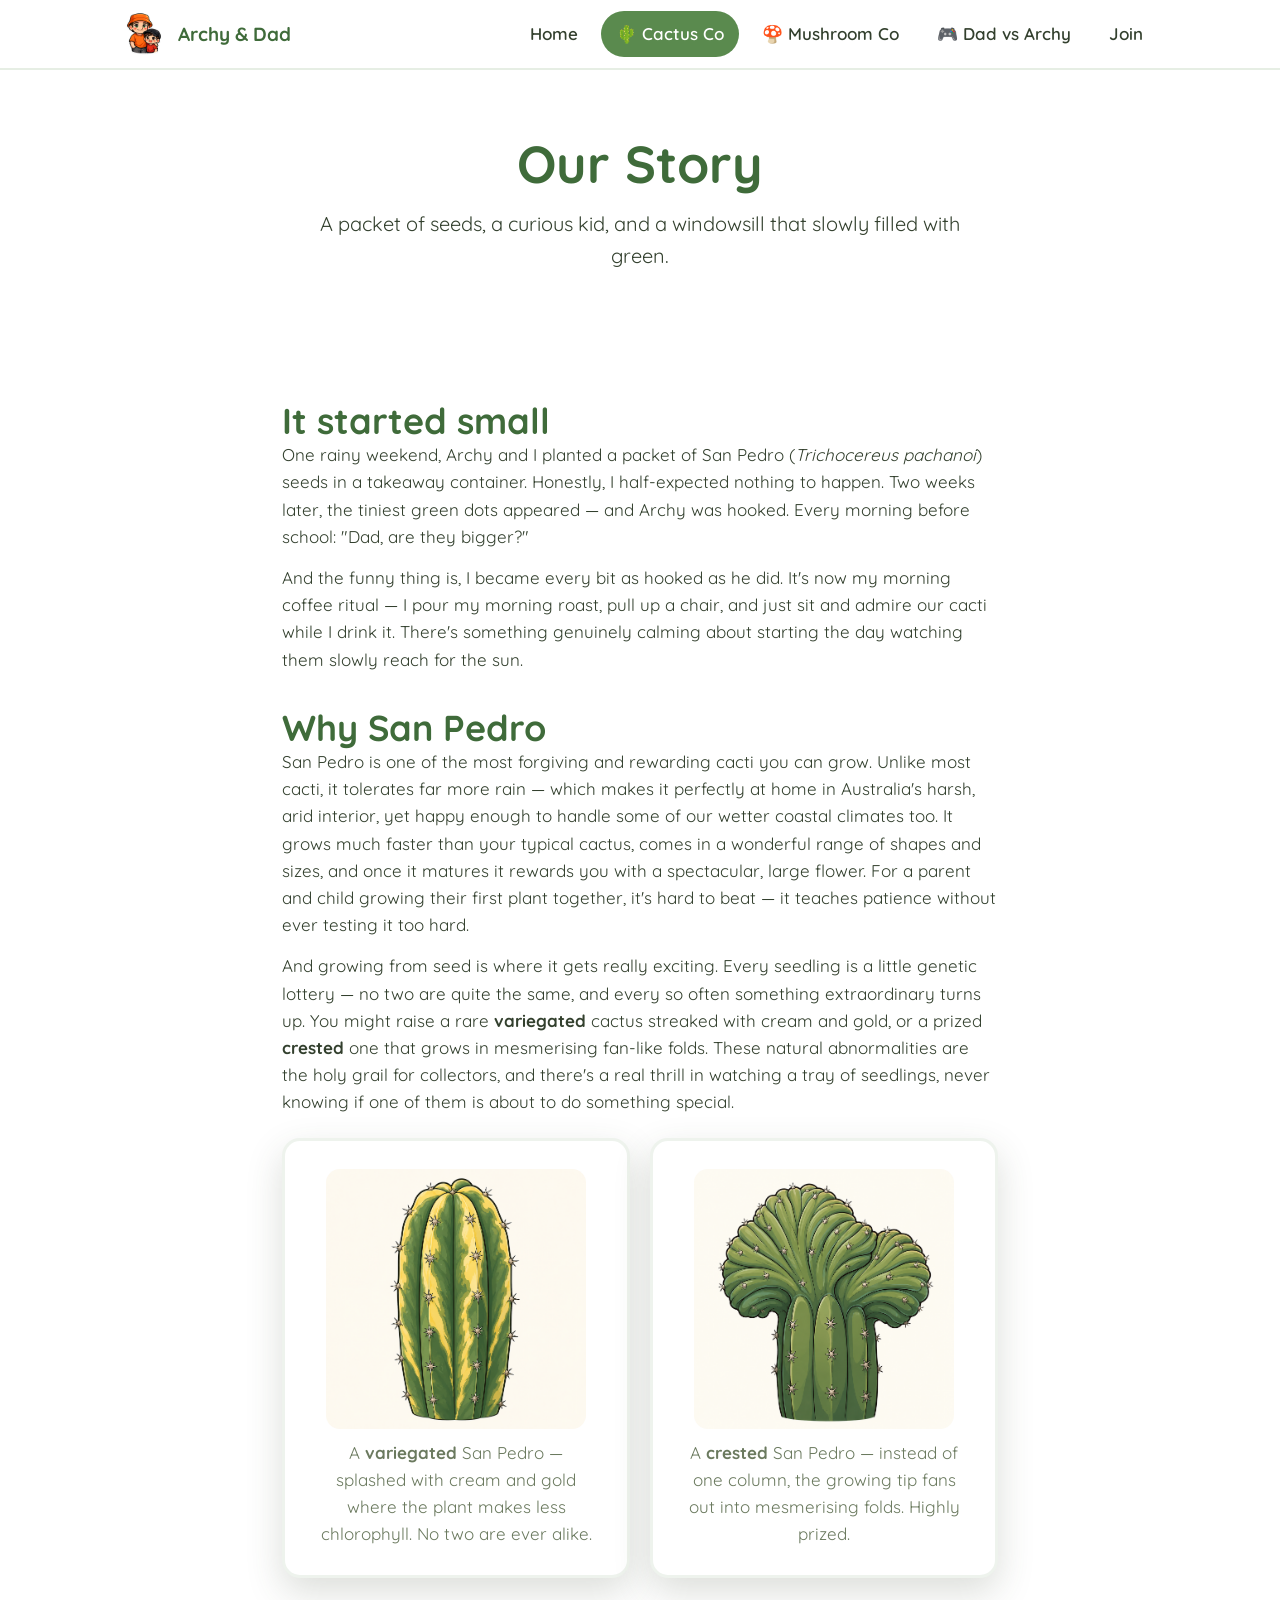
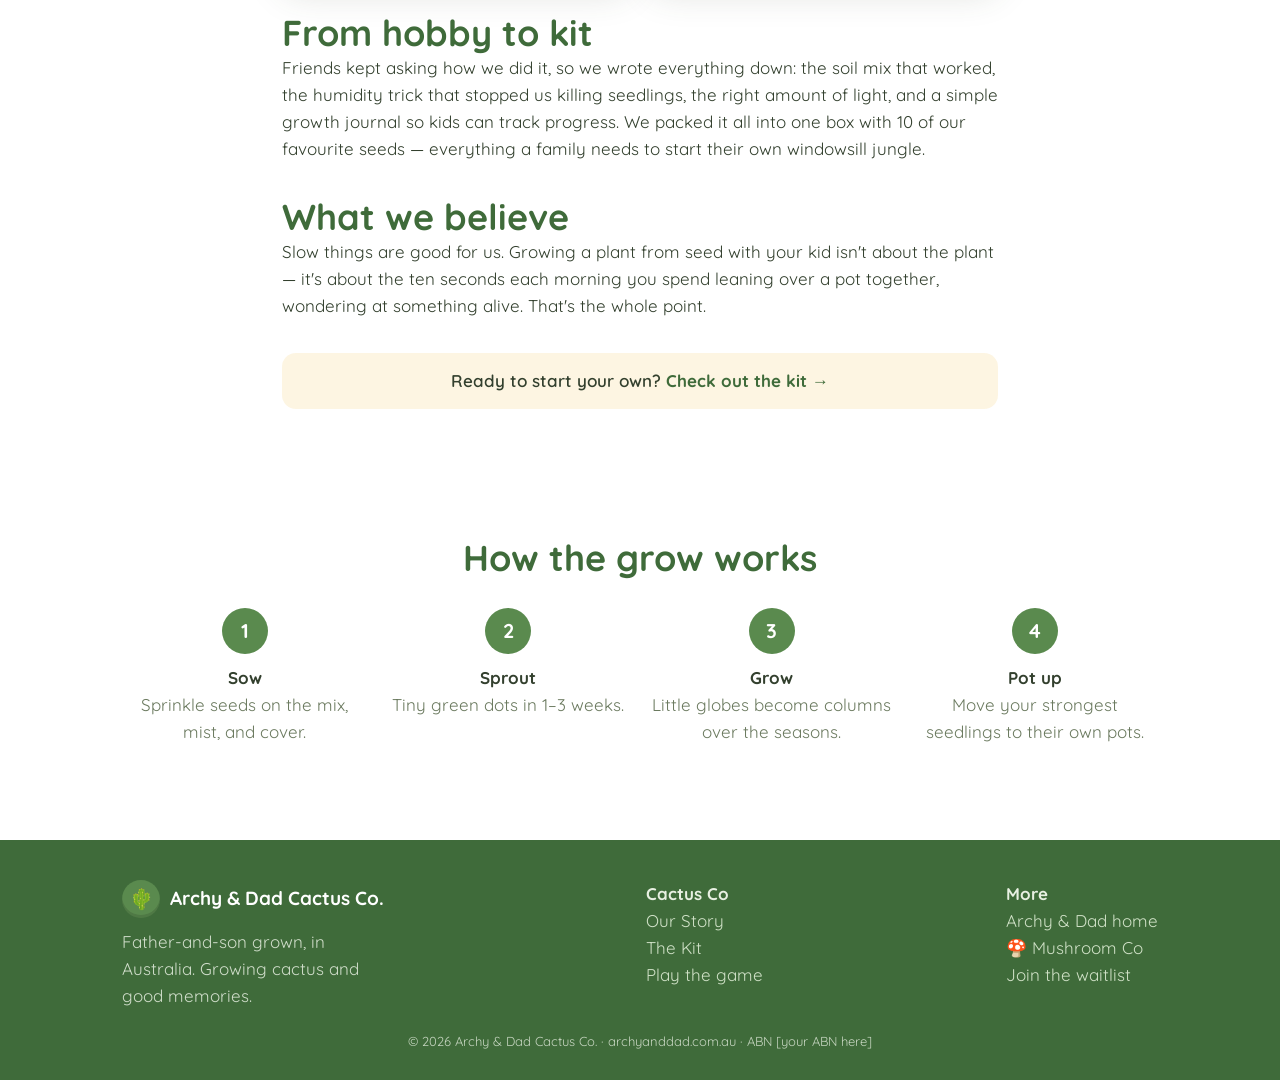
<file: archyanddadcactus-site/story.html>
<!DOCTYPE html>
<html lang="en-AU">
<head>
<meta charset="UTF-8">
<meta name="viewport" content="width=device-width, initial-scale=1.0">
<title>Our Story — Archy &amp; Dad Cactus Co.</title>
<meta name="description" content="How a dad and his son started growing San Pedro cactus from seed — and turned it into a kit for other families.">
<link rel="preconnect" href="https://fonts.googleapis.com">
<link href="https://fonts.googleapis.com/css2?family=Quicksand:wght@500;600;700&display=swap" rel="stylesheet">
<link rel="icon" href="assets/favicon.ico" sizes="any">
<link rel="icon" type="image/png" sizes="32x32" href="assets/favicon-32.png">
<link rel="icon" type="image/png" sizes="16x16" href="assets/favicon-16.png">
<link rel="apple-touch-icon" href="assets/favicon-180.png">
<link rel="stylesheet" href="css/style.css?v=16">
</head>
<body>
<header class="nav">
  <div class="wrap nav-inner">
    <a class="brand" href="index.html"><img class="brand-logo" src="assets/umbrella-logo.png" alt="Archy & Dad logo"> Archy &amp; Dad</a>
    <button class="nav-toggle" aria-label="Menu" onclick="document.getElementById('navLinks').classList.toggle('open')">☰</button>
    <nav class="nav-links" id="navLinks">
      <a href="index.html">Home</a>
      <a href="cactus.html" class="active">🌵 Cactus Co</a>
      <a href="mushroom.html">🍄 Mushroom Co</a>
      <a href="tank.html">🎮 Dad vs Archy</a>
      <a href="contact.html">Join</a>
    </nav>
  </div>
</header>

<section class="hero">
  <div class="wrap" style="display:block;text-align:center">
    <h1>Our Story</h1>
    <p class="lead" style="max-width:640px;margin:14px auto 0">A packet of seeds, a curious kid, and a windowsill that slowly filled with green.</p>
  </div>
</section>

<section>
  <div class="wrap" style="max-width:760px">
    <h2>It started small</h2>
    <p>One rainy weekend, Archy and I planted a packet of San Pedro (<em>Trichocereus pachanoi</em>) seeds in a takeaway container. Honestly, I half-expected nothing to happen. Two weeks later, the tiniest green dots appeared — and Archy was hooked. Every morning before school: "Dad, are they bigger?"</p>
    <p style="margin-top:14px">And the funny thing is, I became every bit as hooked as he did. It's now my morning coffee ritual — I pour my morning roast, pull up a chair, and just sit and admire our cacti while I drink it. There's something genuinely calming about starting the day watching them slowly reach for the sun.</p>

    <h2 style="margin-top:34px">Why San Pedro</h2>
    <p>San Pedro is one of the most forgiving and rewarding cacti you can grow. Unlike most cacti, it tolerates far more rain — which makes it perfectly at home in Australia's harsh, arid interior, yet happy enough to handle some of our wetter coastal climates too. It grows much faster than your typical cactus, comes in a wonderful range of shapes and sizes, and once it matures it rewards you with a spectacular, large flower. For a parent and child growing their first plant together, it's hard to beat — it teaches patience without ever testing it too hard.</p>
    <p style="margin-top:14px">And growing from seed is where it gets really exciting. Every seedling is a little genetic lottery — no two are quite the same, and every so often something extraordinary turns up. You might raise a rare <strong>variegated</strong> cactus streaked with cream and gold, or a prized <strong>crested</strong> one that grows in mesmerising fan-like folds. These natural abnormalities are the holy grail for collectors, and there's a real thrill in watching a tray of seedlings, never knowing if one of them is about to do something special.</p>
    <div class="grid-2" style="margin-top:22px;gap:20px">
      <div class="card center">
        <img src="assets/variegated-san-pedro.png" alt="A variegated San Pedro cactus streaked with green and yellow" style="width:100%;max-width:260px;margin:0 auto;display:block;border-radius:14px;">
        <p class="muted" style="margin-top:10px">A <strong>variegated</strong> San Pedro — splashed with cream and gold where the plant makes less chlorophyll. No two are ever alike.</p>
      </div>
      <div class="card center">
        <img src="assets/crested-san-pedro.png" alt="A crested San Pedro cactus, its growing tip fanned out into wavy folds" style="width:100%;max-width:260px;margin:0 auto;display:block;border-radius:14px;">
        <p class="muted" style="margin-top:10px">A <strong>crested</strong> San Pedro — instead of one column, the growing tip fans out into mesmerising folds. Highly prized.</p>
      </div>
    </div>

    <h2 style="margin-top:34px">From hobby to kit</h2>
    <p>Friends kept asking how we did it, so we wrote everything down: the soil mix that worked, the humidity trick that stopped us killing seedlings, the right amount of light, and a simple growth journal so kids can track progress. We packed it all into one box with 10 of our favourite seeds — everything a family needs to start their own windowsill jungle.</p>

    <h2 style="margin-top:34px">What we believe</h2>
    <p>Slow things are good for us. Growing a plant from seed with your kid isn't about the plant — it's about the ten seconds each morning you spend leaning over a pot together, wondering at something alive. That's the whole point.</p>

    <div class="note" style="margin-top:34px">Ready to start your own? <a href="kit.html"><strong>Check out the kit →</strong></a></div>
  </div>
</section>

<section style="background:var(--cream-2)">
  <div class="wrap center">
    <h2>How the grow works</h2>
    <div class="steps">
      <div class="step"><div class="num">1</div><h4>Sow</h4><p class="muted">Sprinkle seeds on the mix, mist, and cover.</p></div>
      <div class="step"><div class="num">2</div><h4>Sprout</h4><p class="muted">Tiny green dots in 1–3 weeks.</p></div>
      <div class="step"><div class="num">3</div><h4>Grow</h4><p class="muted">Little globes become columns over the seasons.</p></div>
      <div class="step"><div class="num">4</div><h4>Pot up</h4><p class="muted">Move your strongest seedlings to their own pots.</p></div>
    </div>
  </div>
</section>

<footer>
  <div class="wrap">
    <div class="cols">
      <div>
        <div class="brand" style="color:#fff"><span class="logo">🌵</span> Archy &amp; Dad Cactus Co.</div>
        <p style="margin-top:10px;max-width:280px;opacity:.85">Father-and-son grown, in Australia. Growing cactus and good memories.</p>
      </div>
      <div><strong>Cactus Co</strong><br><a href="story.html">Our Story</a><br><a href="kit.html">The Kit</a><br><a href="cactus.html#play">Play the game</a></div>
      <div><strong>More</strong><br><a href="index.html">Archy &amp; Dad home</a><br><a href="mushroom.html">🍄 Mushroom Co</a><br><a href="contact.html">Join the waitlist</a></div>
    </div>
    <div class="small">© 2026 Archy &amp; Dad Cactus Co. · archyanddad.com.au · ABN [your ABN here]</div>
  </div>
</footer>
</body>
</html>
</file>
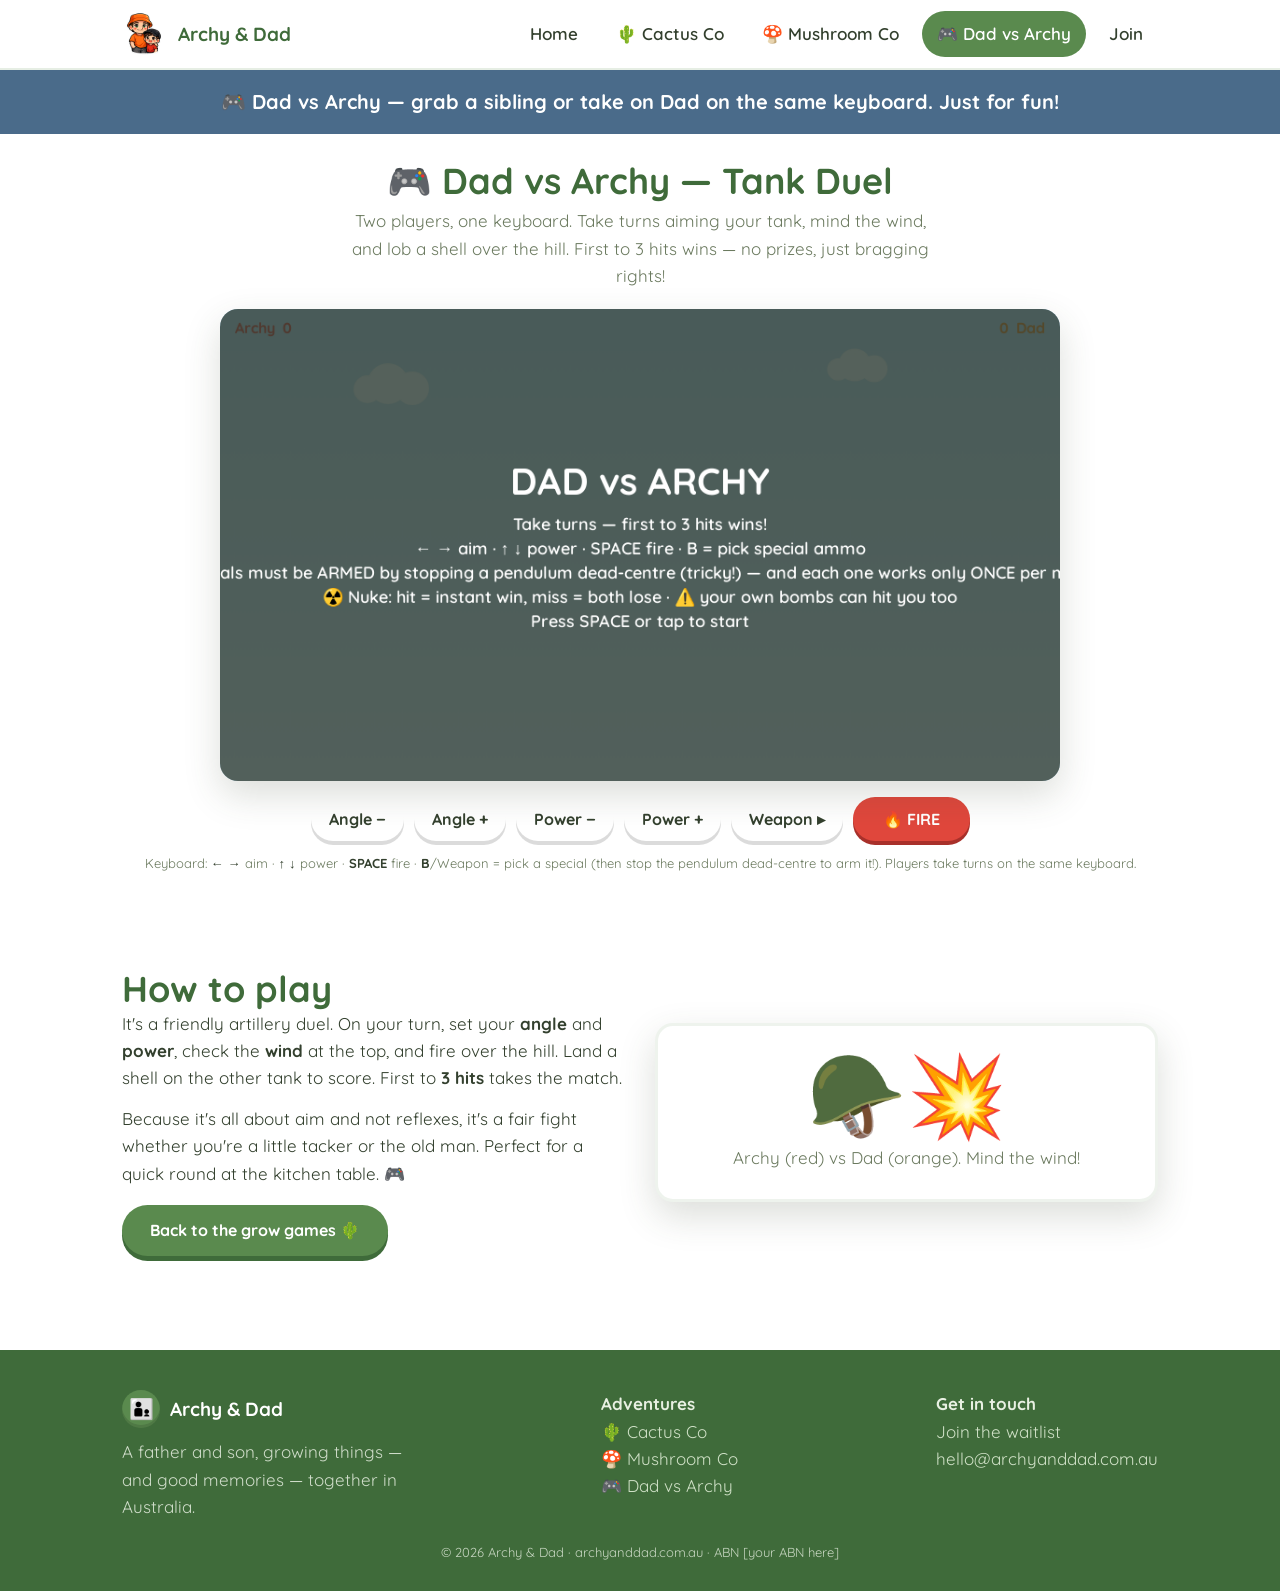
<file: archyanddadcactus-site/tank.html>
<!DOCTYPE html>
<html lang="en-AU">
<head>
<meta charset="UTF-8">
<meta name="viewport" content="width=device-width, initial-scale=1.0">
<title>Dad vs Archy — a 2-player tank duel | Archy &amp; Dad</title>
<meta name="description" content="Dad vs Archy: a fun two-player tank battle you can play with your kid on one keyboard. Just for fun — take turns, mind the wind, first to 3 hits wins!">
<link rel="icon" href="assets/favicon.ico" sizes="any">
<link rel="icon" type="image/png" sizes="32x32" href="assets/favicon-32.png">
<link rel="icon" type="image/png" sizes="16x16" href="assets/favicon-16.png">
<link rel="apple-touch-icon" href="assets/favicon-180.png">
<link rel="preconnect" href="https://fonts.googleapis.com">
<link href="https://fonts.googleapis.com/css2?family=Quicksand:wght@500;600;700&display=swap" rel="stylesheet">
<link rel="stylesheet" href="css/style.css?v=21">
</head>
<body>
<header class="nav">
  <div class="wrap nav-inner">
    <a class="brand" href="index.html"><img class="brand-logo" src="assets/umbrella-logo.png" alt="Archy & Dad logo"> Archy &amp; Dad</a>
    <button class="nav-toggle" aria-label="Menu" onclick="document.getElementById('navLinks').classList.toggle('open')">☰</button>
    <nav class="nav-links" id="navLinks">
      <a href="index.html">Home</a>
      <a href="cactus.html">🌵 Cactus Co</a>
      <a href="mushroom.html">🍄 Mushroom Co</a>
      <a href="tank.html" class="active">🎮 Dad vs Archy</a>
      <a href="contact.html">Join</a>
    </nav>
  </div>
</header>

<div class="banner" style="background:#4a6b8a">🎮 Dad vs Archy — grab a sibling or take on Dad on the same keyboard. Just for fun!</div>

<section class="top-game" style="padding-top:26px">
  <div class="wrap">
    <h2 class="center" style="margin-bottom:6px">🎮 Dad vs Archy — Tank Duel</h2>
    <p class="center muted" style="max-width:580px;margin:0 auto 20px">Two players, one keyboard. Take turns aiming your tank, mind the wind, and lob a shell over the hill. First to 3 hits wins — no prizes, just bragging rights!</p>

    <div class="dva-frame">
      <canvas id="dvaCanvas"></canvas>
    </div>

    <div class="dva-controls">
      <button id="dAngMinus">Angle −</button>
      <button id="dAngPlus">Angle +</button>
      <button id="dPowMinus">Power −</button>
      <button id="dPowPlus">Power +</button>
      <button id="dWeapon">Weapon ▸</button>
      <button id="dFire" class="fire">🔥 FIRE</button>
    </div>
    <p class="dva-key">Keyboard: <b>← →</b> aim · <b>↑ ↓</b> power · <b>SPACE</b> fire · <b>B</b>/Weapon = pick a special (then stop the pendulum dead-centre to arm it!). Players take turns on the same keyboard.</p>
  </div>
</section>

<section style="background:var(--cream-2)">
  <div class="wrap grid-2">
    <div>
      <h2>How to play</h2>
      <p>It's a friendly artillery duel. On your turn, set your <strong>angle</strong> and <strong>power</strong>, check the <strong>wind</strong> at the top, and fire over the hill. Land a shell on the other tank to score. First to <strong>3 hits</strong> takes the match.</p>
      <p style="margin-top:14px">Because it's all about aim and not reflexes, it's a fair fight whether you're a little tacker or the old man. Perfect for a quick round at the kitchen table. 🎮</p>
      <a class="btn green" href="cactus.html" style="margin-top:18px">Back to the grow games 🌵</a>
    </div>
    <div class="card center">
      <div style="font-size:80px;line-height:1">🪖💥</div>
      <p class="muted" style="margin-top:10px">Archy (red) vs Dad (orange). Mind the wind!</p>
    </div>
  </div>
</section>

<footer>
  <div class="wrap">
    <div class="cols">
      <div>
        <div class="brand" style="color:#fff"><span class="logo">👨‍👦</span> Archy &amp; Dad</div>
        <p style="margin-top:10px;max-width:280px;opacity:.85">A father and son, growing things — and good memories — together in Australia.</p>
      </div>
      <div><strong>Adventures</strong><br><a href="cactus.html">🌵 Cactus Co</a><br><a href="mushroom.html">🍄 Mushroom Co</a><br><a href="tank.html">🎮 Dad vs Archy</a></div>
      <div><strong>Get in touch</strong><br><a href="contact.html">Join the waitlist</a><br><a href="mailto:hello@archyanddad.com.au">hello@archyanddad.com.au</a></div>
    </div>
    <div class="small">© 2026 Archy &amp; Dad · archyanddad.com.au · ABN [your ABN here]</div>
  </div>
</footer>

<script src="js/dva.js?v=7"></script>
<script>
  (function(){
    function hold(id, downFn, upFn){
      const b=document.getElementById(id); if(!b) return;
      const dn=e=>{ e.preventDefault(); downFn(); };
      const up=()=>{ upFn&&upFn(); };
      b.addEventListener('pointerdown',dn); b.addEventListener('pointerup',up);
      b.addEventListener('pointerleave',up); b.addEventListener('pointercancel',up);
    }
    hold('dAngMinus', ()=>window.DVA&&DVA.aim(-1), ()=>window.DVA&&DVA.aimStop());
    hold('dAngPlus',  ()=>window.DVA&&DVA.aim(1),  ()=>window.DVA&&DVA.aimStop());
    hold('dPowMinus', ()=>window.DVA&&DVA.pow(-1), ()=>window.DVA&&DVA.powStop());
    hold('dPowPlus',  ()=>window.DVA&&DVA.pow(1),  ()=>window.DVA&&DVA.powStop());
    const f=document.getElementById('dFire'); if(f) f.addEventListener('click', ()=>window.DVA&&DVA.fire());
    const wb=document.getElementById('dWeapon'); if(wb) wb.addEventListener('click', ()=>{ window.DVA&&DVA.pick(); });
  })();
</script>
</body>
</html>
</file>
<file: archyanddadcactus-site/css/style.css>
/* Archy & Dad Cactus Co. — shared styles */
:root{
  --green:#5a8a4e; --green-dark:#3f6b3a; --green-light:#7aa86a;
  --terra:#c87a4e; --terra-dark:#b3683f;
  --cream:#ffffff; --cream-2:#ffffff;
  --sand:#e7cf9f; --ink:#33402e; --muted:#6b7a5f;
  --sun:#f4c95d; --sky:#cfe3ef;
  --shadow:0 14px 36px rgba(60,70,50,.18);
  --radius:18px;
}
*{box-sizing:border-box;margin:0;padding:0;}
html{scroll-behavior:smooth;}
body{
  font-family:'Quicksand','Segoe UI',-apple-system,BlinkMacSystemFont,sans-serif;
  color:var(--ink); background:var(--cream);
  line-height:1.6; font-size:17px;
}
h1,h2,h3{font-weight:700;line-height:1.15;color:var(--green-dark);}
h1{font-size:clamp(30px,5vw,52px);}
h2{font-size:clamp(24px,3.5vw,36px);}
a{color:var(--green-dark);text-decoration:none;}
img{max-width:100%;display:block;}
.wrap{max-width:1080px;margin:0 auto;padding:0 22px;}
section{padding:64px 0;}
.center{text-align:center;}
.muted{color:var(--muted);}

/* nav */
header.nav{
  position:sticky;top:0;z-index:50;
  background:rgba(255,255,255,.94);backdrop-filter:blur(8px);
  border-bottom:2px solid rgba(90,138,78,.15);
}
.nav-inner{display:flex;align-items:center;justify-content:space-between;height:68px;}
.brand{display:flex;align-items:center;gap:10px;font-weight:700;font-size:19px;color:var(--green-dark);}
.brand .logo{width:38px;height:38px;border-radius:50%;background:var(--green);display:grid;place-items:center;font-size:20px;box-shadow:inset 0 -3px 0 rgba(0,0,0,.12);}
.brand .brand-logo{width:46px;height:46px;object-fit:contain;display:block;}
.nav-links{display:flex;gap:8px;align-items:center;}
.nav-links a{padding:9px 15px;border-radius:30px;font-weight:600;color:var(--ink);}
.nav-links a:hover{background:rgba(90,138,78,.12);}
.nav-links a.active{background:var(--green);color:#fff;}
.nav-toggle{display:none;background:none;border:none;font-size:26px;cursor:pointer;color:var(--green-dark);}

/* buttons */
.btn{
  display:inline-block;border:none;cursor:pointer;font-family:inherit;
  font-weight:700;font-size:16px;padding:13px 28px;border-radius:40px;
  background:var(--sun);color:#3a2f12;box-shadow:0 5px 0 #c79a36;
  transition:transform .08s ease, box-shadow .08s ease;text-align:center;
}
.btn:active{transform:translateY(4px);box-shadow:0 1px 0 #c79a36;}
.btn.green{background:var(--green);color:#fff;box-shadow:0 5px 0 var(--green-dark);}
.btn.green:active{box-shadow:0 1px 0 var(--green-dark);}
.btn.outline{background:transparent;color:var(--green-dark);box-shadow:inset 0 0 0 2px var(--green);}
.btn.outline:active{transform:translateY(2px);}

/* hero */
.hero{background:#fff;position:relative;overflow:hidden;}
.hero .wrap{display:grid;grid-template-columns:1.1fr .9fr;gap:36px;align-items:center;}
.hero p.lead{font-size:clamp(16px,2vw,20px);margin:16px 0 26px;color:var(--ink);}
.hero .cta{display:flex;gap:14px;flex-wrap:wrap;}
.hero-art{background:transparent;display:flex;align-items:center;justify-content:center;}
.hero-art .ph{aspect-ratio:1;border-radius:16px;background:radial-gradient(circle at 50% 40%,#fff,#eef5ee);display:grid;place-items:center;font-size:120px;}

/* banner */
.banner{
  background:var(--green);color:#fff;text-align:center;
  padding:16px 22px;font-weight:700;font-size:clamp(15px,2.2vw,20px);
  display:flex;align-items:center;justify-content:center;gap:10px;flex-wrap:wrap;
}

/* game */
.game-area{display:grid;grid-template-columns:1.6fr 1fr;gap:26px;align-items:start;}
#wrap{
  position:relative;width:100%;aspect-ratio:16/9;
  border-radius:var(--radius);overflow:hidden;
  box-shadow:var(--shadow);background:var(--sky);
}
#wrap canvas{display:block;width:100%;height:100%;}
.overlay{
  position:absolute;inset:0;display:flex;flex-direction:column;align-items:center;justify-content:center;
  text-align:center;gap:12px;padding:20px;background:rgba(46,59,46,.6);backdrop-filter:blur(3px);color:#fff;
  transition:opacity .25s ease;
}
.overlay.hidden{opacity:0;pointer-events:none;}
.overlay .gtitle{font-size:clamp(24px,5vw,44px);font-weight:800;color:#fff;text-shadow:0 3px 0 rgba(0,0,0,.18);}
.overlay .gtitle small{display:block;font-size:.4em;letter-spacing:3px;text-transform:uppercase;opacity:.9;margin-top:6px;}
.overlay .gsub{font-size:clamp(12px,2.2vw,16px);max-width:420px;opacity:.92;}
.overlay .hint{font-size:11px;letter-spacing:1px;text-transform:uppercase;opacity:.8;}
.press-key{font-size:clamp(15px,2.8vw,21px);font-weight:800;margin:2px 0;color:#fff;}
.press-key kbd{display:inline-block;background:#fff;color:#3a2f12;border-radius:9px;padding:5px 13px;margin:0 2px;
  font-family:inherit;font-weight:800;box-shadow:0 3px 0 rgba(0,0,0,.28);letter-spacing:1px;}
.namebox{display:flex;gap:8px;flex-wrap:wrap;justify-content:center;margin-top:4px;}
.namebox input{font-family:inherit;font-size:15px;padding:11px 14px;border-radius:30px;border:none;width:180px;text-align:center;}
.reward-list{font-size:clamp(12px,2.2vw,15px);font-weight:700;line-height:1.7;}
#hud{position:absolute;top:12px;left:14px;right:14px;display:flex;justify-content:space-between;gap:8px;
  font-weight:800;color:#3f4d3a;text-shadow:0 1px 0 rgba(255,255,255,.5);pointer-events:none;font-size:clamp(13px,2.4vw,19px);}
#hud .pill{background:rgba(255,255,255,.62);border-radius:30px;padding:5px 13px;}
#banner{position:absolute;top:56px;left:50%;transform:translateX(-50%) translateY(-12px);
  background:rgba(90,138,78,.96);color:#fff;font-weight:800;padding:9px 20px;border-radius:30px;
  font-size:clamp(12px,2.4vw,16px);box-shadow:0 8px 22px rgba(0,0,0,.28);opacity:0;pointer-events:none;
  transition:opacity .3s ease,transform .3s ease;text-align:center;max-width:90%;}
#banner.show{opacity:1;transform:translateX(-50%) translateY(0);}

/* leaderboard + reward cards */
.panel{background:#fff;border-radius:var(--radius);box-shadow:var(--shadow);padding:22px;border:3px solid rgba(90,138,78,.1);}
.panel h3{margin-bottom:12px;display:flex;align-items:center;gap:8px;}
.lb-list{list-style:none;}
.lb-list li{display:flex;justify-content:space-between;padding:8px 10px;border-radius:10px;font-weight:600;}
.lb-list li:nth-child(odd){background:rgba(90,138,78,.07);}
.lb-list li .rank{color:var(--terra);font-weight:800;width:26px;}
.lb-list li .nm{flex:1;padding:0 8px;}
.lb-list li .sc{font-weight:800;color:var(--green-dark);}
.reward-cards{display:grid;grid-template-columns:repeat(3,1fr);gap:16px;margin-top:26px;}
.rc{background:var(--cream-2);border-radius:16px;padding:20px;text-align:center;border:2px solid rgba(90,138,78,.12);}
.rc .ic{font-size:38px;}
.rc h4{color:var(--green-dark);margin:8px 0 4px;}
.note{background:rgba(244,201,93,.18);border-radius:14px;padding:14px 18px;margin-top:18px;text-align:center;font-weight:600;}

/* generic cards / story */
.grid-2{display:grid;grid-template-columns:1fr 1fr;gap:30px;align-items:center;}
.card{background:#fff;border-radius:var(--radius);box-shadow:var(--shadow);padding:28px;border:3px solid rgba(90,138,78,.1);}
.steps{display:grid;grid-template-columns:repeat(4,1fr);gap:18px;margin-top:30px;}
.step{text-align:center;}
.step .num{width:46px;height:46px;border-radius:50%;background:var(--green);color:#fff;display:grid;place-items:center;font-weight:800;font-size:20px;margin:0 auto 10px;}

/* kit */
.kit{display:grid;grid-template-columns:1fr 1fr;gap:34px;align-items:start;}
.price-card{position:sticky;top:90px;}
.price{font-size:42px;font-weight:800;color:var(--green-dark);}
.price .was{font-size:20px;color:var(--muted);text-decoration:line-through;margin-left:10px;}
.reward-badge{background:var(--green);color:#fff;border-radius:30px;padding:8px 16px;display:inline-block;font-weight:700;margin:12px 0;}
.includes{list-style:none;margin-top:10px;}
.includes li{padding:9px 0;border-bottom:1px dashed rgba(90,138,78,.25);display:flex;gap:10px;align-items:flex-start;}
.includes li::before{content:'🌵';}

/* forms */
.form{display:grid;gap:14px;max-width:460px;margin:0 auto;}
.form input,.form textarea{font-family:inherit;font-size:16px;padding:13px 16px;border-radius:14px;border:2px solid rgba(90,138,78,.25);background:#fff;width:100%;}
.form input:focus,.form textarea:focus{outline:none;border-color:var(--green);}
.form label{font-weight:600;font-size:14px;color:var(--muted);}

/* footer */
footer{background:var(--green-dark);color:#e8f0e2;padding:40px 0 28px;margin-top:30px;}
footer .cols{display:flex;justify-content:space-between;flex-wrap:wrap;gap:24px;}
footer a{color:#cfe0c6;}
footer a:hover{color:#fff;}
footer .small{font-size:13px;opacity:.8;margin-top:22px;text-align:center;width:100%;}

@media(max-width:880px){
  .hero .wrap,.game-area,.grid-2,.kit{grid-template-columns:1fr;}
  .reward-cards,.steps{grid-template-columns:1fr 1fr;}
  .nav-links{position:absolute;top:68px;left:0;right:0;background:var(--cream);flex-direction:column;
    padding:10px 22px;gap:4px;display:none;border-bottom:2px solid rgba(90,138,78,.15);}
  .nav-links.open{display:flex;}
  .nav-toggle{display:block;}
  .price-card{position:static;}
}
@media(max-width:520px){ .reward-cards,.steps{grid-template-columns:1fr;} }

/* ---- home: game-first layout + Archy speech bubble ---- */
.top-game{padding-top:30px;padding-bottom:30px;}
.game-area{gap:12px;align-items:center;}            /* logo sits close to the game */
.intro-panel{display:flex;align-items:center;justify-content:flex-start;}
.mascot{position:relative;max-width:300px;width:100%;}
.mascot .hero-logo{width:100%;max-width:290px;display:block;}
.lb-panel{max-width:560px;margin:0 auto;}
.mascot .bubble{
  position:absolute; left:68%; bottom:40%;           /* lower & to the right, beside Archy's head */
  width:max-content; max-width:210px;
  background:#fff; color:#33402e; font-weight:600;
  font-size:18px; line-height:1.45; text-align:left;
  padding:14px 18px; border-radius:22px;
  box-shadow:0 12px 26px rgba(0,0,0,.18); border:2px solid #cfe0c6;
  opacity:0; transform:translateY(8px) scale(.96);
  transition:opacity .22s ease, transform .22s ease; pointer-events:none; z-index:6;
}
.mascot .bubble::after{ content:''; position:absolute; left:14px; bottom:-12px;   /* tail down into Archy's mouth */
  border:10px solid transparent; border-top-color:#fff; }
.mascot .bubble::before{ content:''; position:absolute; left:13px; bottom:-16px;
  border:11px solid transparent; border-top-color:#cfe0c6; }
.mascot .bubble.show{opacity:1; transform:translateY(0) scale(1);}
.mascot .bubble .who{color:var(--green);font-weight:800;margin-right:4px;}
@media(max-width:880px){
  .game-area{align-items:start;}
  .mascot{max-width:340px;margin:14px auto 0;}
  .mascot .bubble{left:auto;right:4%;bottom:100%;margin-bottom:10px;max-width:80%;font-size:16px;}
  .mascot .bubble::after{left:auto;right:40px;}
  .mascot .bubble::before{left:auto;right:39px;}
}

/* ===== Umbrella brand + adventures (v16) ===== */
.brand .brand-logo{border-radius:12px;}
.nav-links a .em{font-size:15px;}

/* hero centred umbrella */
.umbrella-hero{background:#fff;text-align:center;padding:54px 0 40px;}
.umbrella-hero img.u-logo{width:min(280px,68vw);margin:0 auto 18px;filter:drop-shadow(0 14px 26px rgba(60,70,50,.18));}
.umbrella-hero h1{color:var(--ink);}
.umbrella-hero p.lead{font-size:clamp(16px,2.2vw,21px);max-width:620px;margin:16px auto 0;color:var(--muted);}

/* adventures grid */
.adventures{display:grid;grid-template-columns:1fr 1fr;gap:24px;margin-top:8px;}
.adv{display:block;background:#fff;border-radius:var(--radius);box-shadow:var(--shadow);
  border:3px solid rgba(90,138,78,.12);overflow:hidden;text-align:center;transition:transform .12s ease, box-shadow .12s ease;}
.adv:hover{transform:translateY(-4px);box-shadow:0 22px 44px rgba(60,70,50,.22);}
.adv .adv-top{padding:26px 20px 6px;}
.adv .adv-top img{width:160px;height:160px;object-fit:contain;margin:0 auto;}
.adv .adv-body{padding:6px 24px 26px;}
.adv h3{font-size:24px;margin-bottom:8px;}
.adv .tag{display:inline-block;font-size:12px;font-weight:800;letter-spacing:1px;text-transform:uppercase;
  padding:4px 12px;border-radius:30px;margin-bottom:10px;}
.adv.cactus h3{color:var(--green-dark);}
.adv.cactus .tag{background:rgba(90,138,78,.15);color:var(--green-dark);}
.adv.mush h3{color:#7a4a28;}
.adv.mush .tag{background:rgba(181,118,74,.18);color:#7a4a28;}
.adv .go{display:inline-block;margin-top:14px;font-weight:800;}
.adv.cactus .go{color:var(--green-dark);}
.adv.mush .go{color:#7a4a28;}
.adv.soon{opacity:.85;border-style:dashed;}
.adv.soon .adv-top{font-size:84px;line-height:1;padding-top:34px;}
.adv.soon .tag{background:#eee;color:#888;}

/* mushroom theme (applied on body.mushroom) */
body.mushroom{--green:#b5764a;--green-dark:#7a4a28;--green-light:#cf9a6f;}
body.mushroom .nav-links a.active{background:#b5764a;}
body.mushroom .includes li::before{content:'🍄';}
body.mushroom .step .num{background:#b5764a;}
body.mushroom .brand{color:#7a4a28;}

@media(max-width:760px){ .adventures{grid-template-columns:1fr;} }

/* ===== Perfect Kick game (home) ===== */
.kmeter{position:absolute;left:50%;bottom:16px;transform:translateX(-50%);
  width:62%;max-width:380px;height:18px;background:rgba(255,255,255,.55);
  border-radius:30px;overflow:hidden;box-shadow:0 3px 12px rgba(0,0,0,.22);z-index:4;}
.kmeter .fill{height:100%;width:0;border-radius:30px;
  background:linear-gradient(90deg,#7fbf5f 0%,#f4c95d 55%,#f08a24 100%);}
.kmeter-hint{position:absolute;left:50%;bottom:40px;transform:translateX(-50%);
  font-size:12px;font-weight:700;letter-spacing:1px;text-transform:uppercase;
  color:#3f4d3a;background:rgba(255,255,255,.6);padding:3px 12px;border-radius:30px;z-index:4;}
.kstats{display:flex;gap:12px;margin-bottom:16px;}
.kstat{flex:1;background:#fff;border-radius:16px;padding:14px;text-align:center;
  box-shadow:var(--shadow);border:3px solid rgba(90,138,78,.12);}
.kstat .n{font-size:34px;font-weight:800;color:var(--green-dark);line-height:1;}
.kstat .l{font-size:12px;font-weight:700;letter-spacing:1px;text-transform:uppercase;color:var(--muted);margin-top:6px;}
.kside{display:flex;flex-direction:column;justify-content:center;}
.kside .how{background:#fff;border-radius:16px;padding:18px;box-shadow:var(--shadow);border:3px solid rgba(90,138,78,.12);}
.kside .how h4{color:var(--green-dark);margin-bottom:8px;}
.kside .how ol{margin:0 0 0 18px;font-size:15px;line-height:1.7;}

/* ===== Mushroom memory game ===== */
.mg-wrap{max-width:720px;margin:0 auto;}
.mg-frame{position:relative;background:linear-gradient(180deg,#ffffff,#fbf2ea);
  border-radius:var(--radius);box-shadow:var(--shadow);border:3px solid rgba(181,118,74,.18);
  padding:18px;min-height:300px;}
.mg-hud{display:flex;gap:16px;justify-content:center;align-items:center;margin-bottom:14px;
  font-weight:800;color:#7a4a28;font-size:16px;flex-wrap:wrap;}
.mg-hud .chip{background:rgba(181,118,74,.12);border-radius:30px;padding:5px 14px;}
.mg-board{display:grid;gap:9px;}
.mg-card{aspect-ratio:3/4;perspective:600px;cursor:pointer;}
.mg-inner{position:relative;width:100%;height:100%;transform-style:preserve-3d;
  transition:transform .35s ease;}
.mg-card.show .mg-inner,.mg-card.matched .mg-inner{transform:rotateY(180deg);}
.mg-face{position:absolute;inset:0;backface-visibility:hidden;-webkit-backface-visibility:hidden;
  border-radius:12px;display:flex;flex-direction:column;align-items:center;justify-content:center;
  font-weight:800;box-shadow:0 4px 0 rgba(0,0,0,.10);overflow:hidden;}
.mg-back{background:#b5764a;color:#fff;font-size:26px;
  background-image:radial-gradient(circle at 30% 30%,rgba(255,255,255,.18),transparent 60%);}
.mg-front{transform:rotateY(180deg);font-size:12px;text-align:center;padding:3px;gap:3px;
  border:3px solid rgba(0,0,0,.06);line-height:1.15;}
.mg-front .gl{font-size:28px;line-height:1;}
.mg-card.matched{opacity:.6;}
.mg-card.matched .mg-front{box-shadow:inset 0 0 0 3px #5a8a4e;}
.mg-card.bad .mg-front{animation:mgshake .3s;}
@keyframes mgshake{0%,100%{transform:rotateY(180deg) translateX(0)}25%{transform:rotateY(180deg) translateX(-5px)}75%{transform:rotateY(180deg) translateX(5px)}}

.mg-overlay{position:absolute;inset:0;background:rgba(122,74,40,.92);backdrop-filter:blur(3px);
  border-radius:var(--radius);display:flex;align-items:center;justify-content:center;
  text-align:center;color:#fff;padding:22px;transition:opacity .25s;z-index:8;}
.mg-overlay.hidden{opacity:0;pointer-events:none;}
.mg-overlay h3{color:#fff;font-size:clamp(22px,4vw,34px);margin-bottom:8px;}
.mg-overlay p{max-width:420px;margin:0 auto 14px;opacity:.95;}
.mg-overlay .btn{background:#f4c95d;color:#5a3a12;box-shadow:0 5px 0 #c79a36;}
.mg-bonusC{background:#cfeafe;border-radius:14px;display:block;margin:6px auto 12px;width:100%;max-width:440px;}
.mg-ovcard{max-width:480px;width:100%;}

/* ===== Mushroom memory game v2: sized cards, art, rewards ===== */
.mg-board{justify-content:center;}
.mg-front{padding:4px;gap:2px;}
.mg-front .pic{flex:1;display:flex;align-items:center;justify-content:center;width:100%;min-height:0;}
.mg-front .pic svg{height:100%;width:auto;max-width:92%;}
.mg-front .nm{font-size:11px;line-height:1.1;font-weight:800;}
.mg-front.reward{background:linear-gradient(135deg,#f6cf5a,#ec9f2c);color:#5a3a12;}
.mg-front.reward .rtag{font-size:30px;line-height:1;}
.mg-toast{position:absolute;left:50%;top:12px;transform:translateX(-50%) translateY(-8px);
  background:#5a8a4e;color:#fff;font-weight:800;padding:9px 16px;border-radius:30px;
  box-shadow:0 10px 24px rgba(0,0,0,.25);opacity:0;transition:opacity .25s,transform .25s;
  z-index:9;pointer-events:none;text-align:center;max-width:88%;font-size:14px;}
.mg-toast.show{opacity:1;transform:translateX(-50%) translateY(0);}
.mg-reward-badge{background:rgba(181,118,74,.14);border:2px solid rgba(181,118,74,.32);
  border-radius:14px;padding:12px 16px;text-align:center;font-weight:700;color:#7a4a28;margin-top:16px;}

/* ===== Mushroom tab: mascot bubble + leaderboard theming ===== */
body.mushroom .mascot .bubble{border-color:#e6c8ac;}
body.mushroom .mascot .bubble::after{border-top-color:#fff;}
body.mushroom .mascot .bubble::before{border-top-color:#e6c8ac;}
body.mushroom .mascot .bubble .who{color:#b5764a;}
body.mushroom .lb-list li:nth-child(odd){background:rgba(181,118,74,.08);}
body.mushroom .lb-list li .sc{color:#7a4a28;}
body.mushroom .panel{border-color:rgba(181,118,74,.16);}

/* ===== Dad vs Archy tank game ===== */
.dva-frame{position:relative;width:100%;max-width:840px;margin:0 auto;aspect-ratio:16/9;
  border-radius:var(--radius);overflow:hidden;box-shadow:var(--shadow);background:#bfe0f5;}
.dva-frame canvas{display:block;width:100%;height:100%;}
.dva-controls{display:flex;gap:10px;justify-content:center;flex-wrap:wrap;margin:16px auto 0;max-width:840px;}
.dva-controls button{font-family:inherit;font-weight:800;border:none;border-radius:30px;
  padding:12px 18px;background:#fff;box-shadow:0 4px 0 rgba(0,0,0,.14);cursor:pointer;color:#33402e;font-size:16px;
  -webkit-user-select:none;user-select:none;touch-action:manipulation;}
.dva-controls button:active{transform:translateY(3px);box-shadow:0 1px 0 rgba(0,0,0,.14);}
.dva-controls .fire{background:#e0473c;color:#fff;box-shadow:0 4px 0 #a8302a;padding:12px 30px;}
.dva-key{font-size:13px;color:var(--muted);text-align:center;margin-top:12px;}
.dva-key b{color:var(--ink);}
</file>
